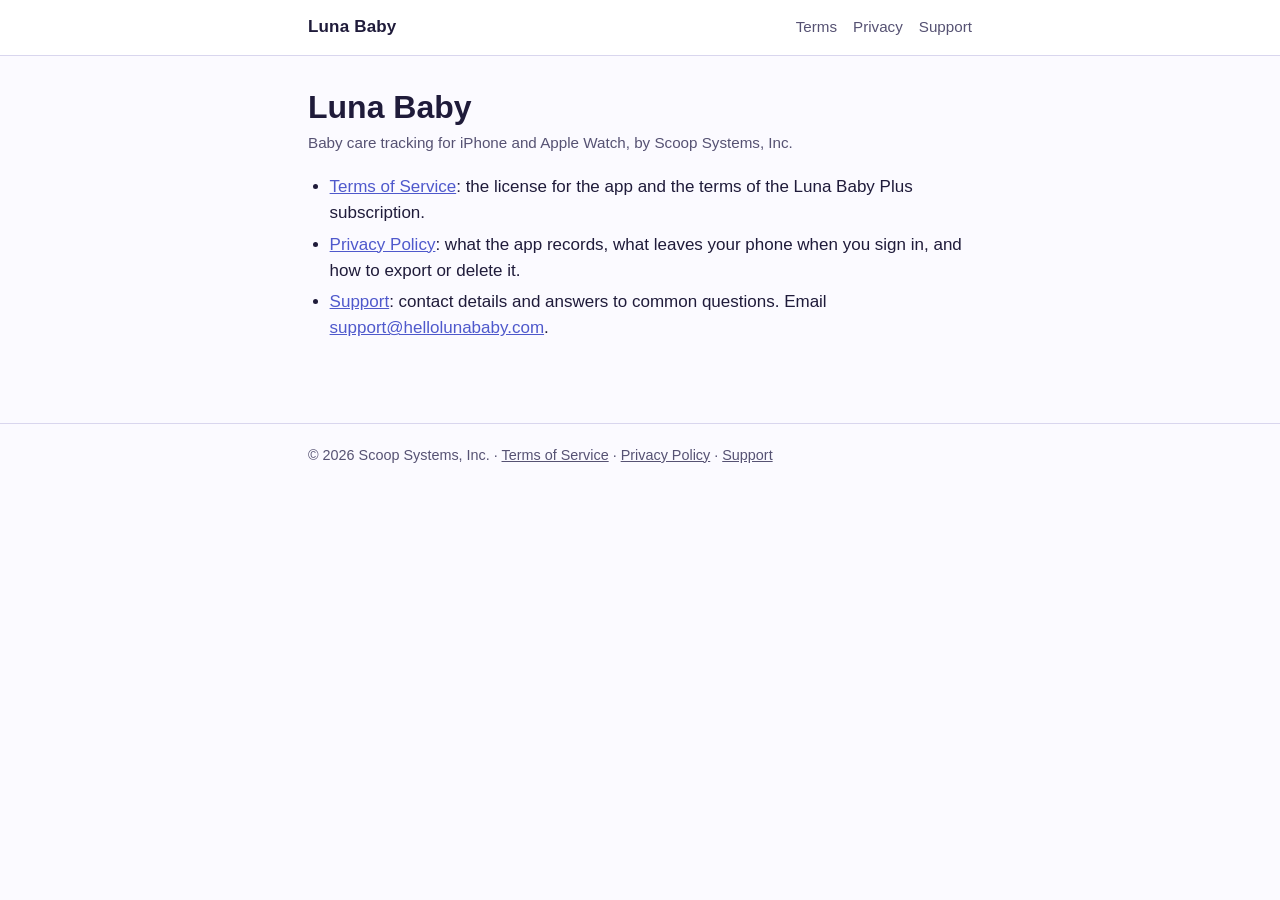
<file: index.html>
<!DOCTYPE html>
<html lang="en">
<head>
<meta charset="utf-8">
<meta name="viewport" content="width=device-width, initial-scale=1">
<title>Luna Baby · Legal and Support</title>
<meta name="description" content="Terms of Service, Privacy Policy and Support for the Luna Baby app.">
<link rel="canonical" href="https://hellolunababy.com/">
<link rel="stylesheet" href="styles.css">
<meta name="robots" content="index,follow">
</head>
<body>
<header class="site"><div class="inner">
<a class="brand" href="./" aria-current="page">Luna Baby</a>
<nav><a href="terms">Terms</a><a href="privacy">Privacy</a><a href="support">Support</a></nav>
</div></header>
<main>
<h1>Luna Baby</h1>
<p class="meta">Baby care tracking for iPhone and Apple Watch, by Scoop Systems, Inc.</p>
<ul>
<li><a href="terms">Terms of Service</a>: the license for the app and the terms of the Luna Baby Plus subscription.</li>
<li><a href="privacy">Privacy Policy</a>: what the app records, what leaves your phone when you sign in, and how to export or delete it.</li>
<li><a href="support">Support</a>: contact details and answers to common questions. Email <a href="mailto:support@hellolunababy.com">support@hellolunababy.com</a>.</li>
</ul>
</main>
<footer class="site"><div class="inner">© 2026 Scoop Systems, Inc. · <a href="terms">Terms of Service</a> · <a href="privacy">Privacy Policy</a> · <a href="support">Support</a></div></footer>
</body>
</html>
</file>
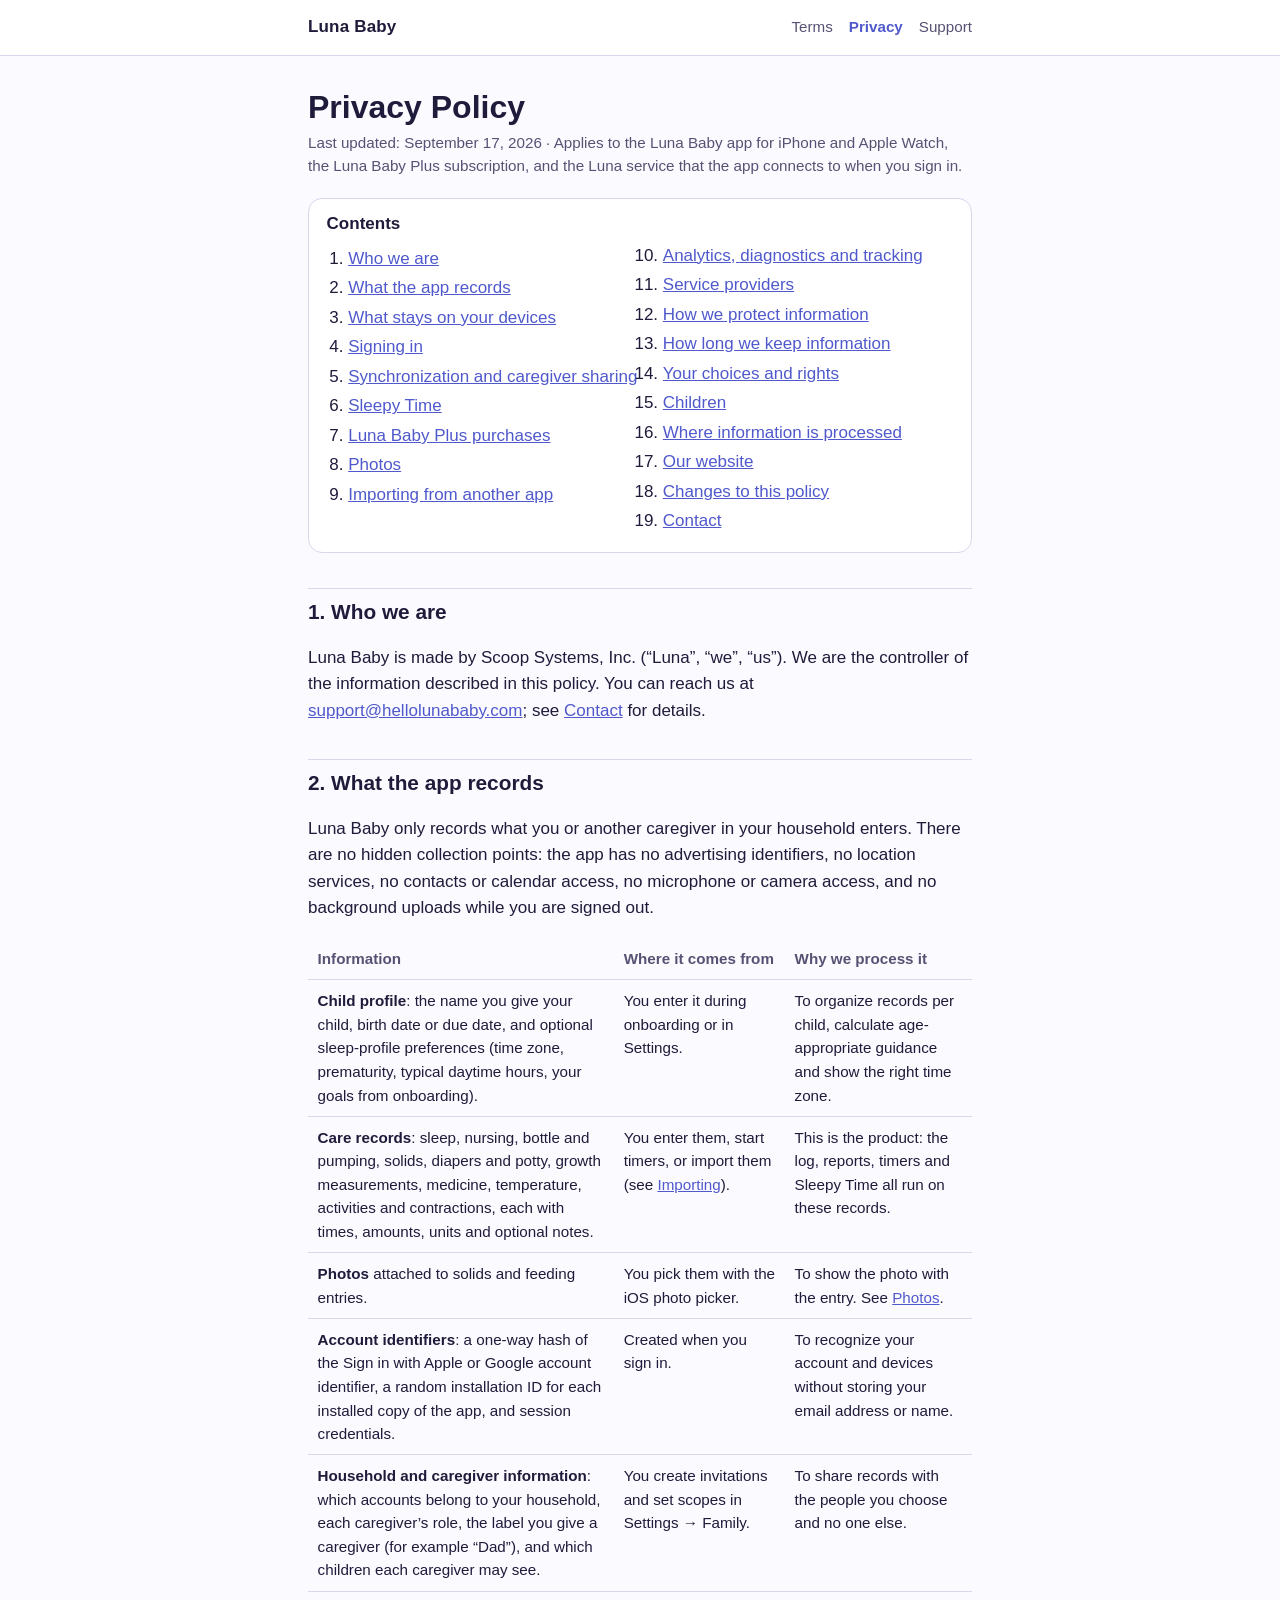
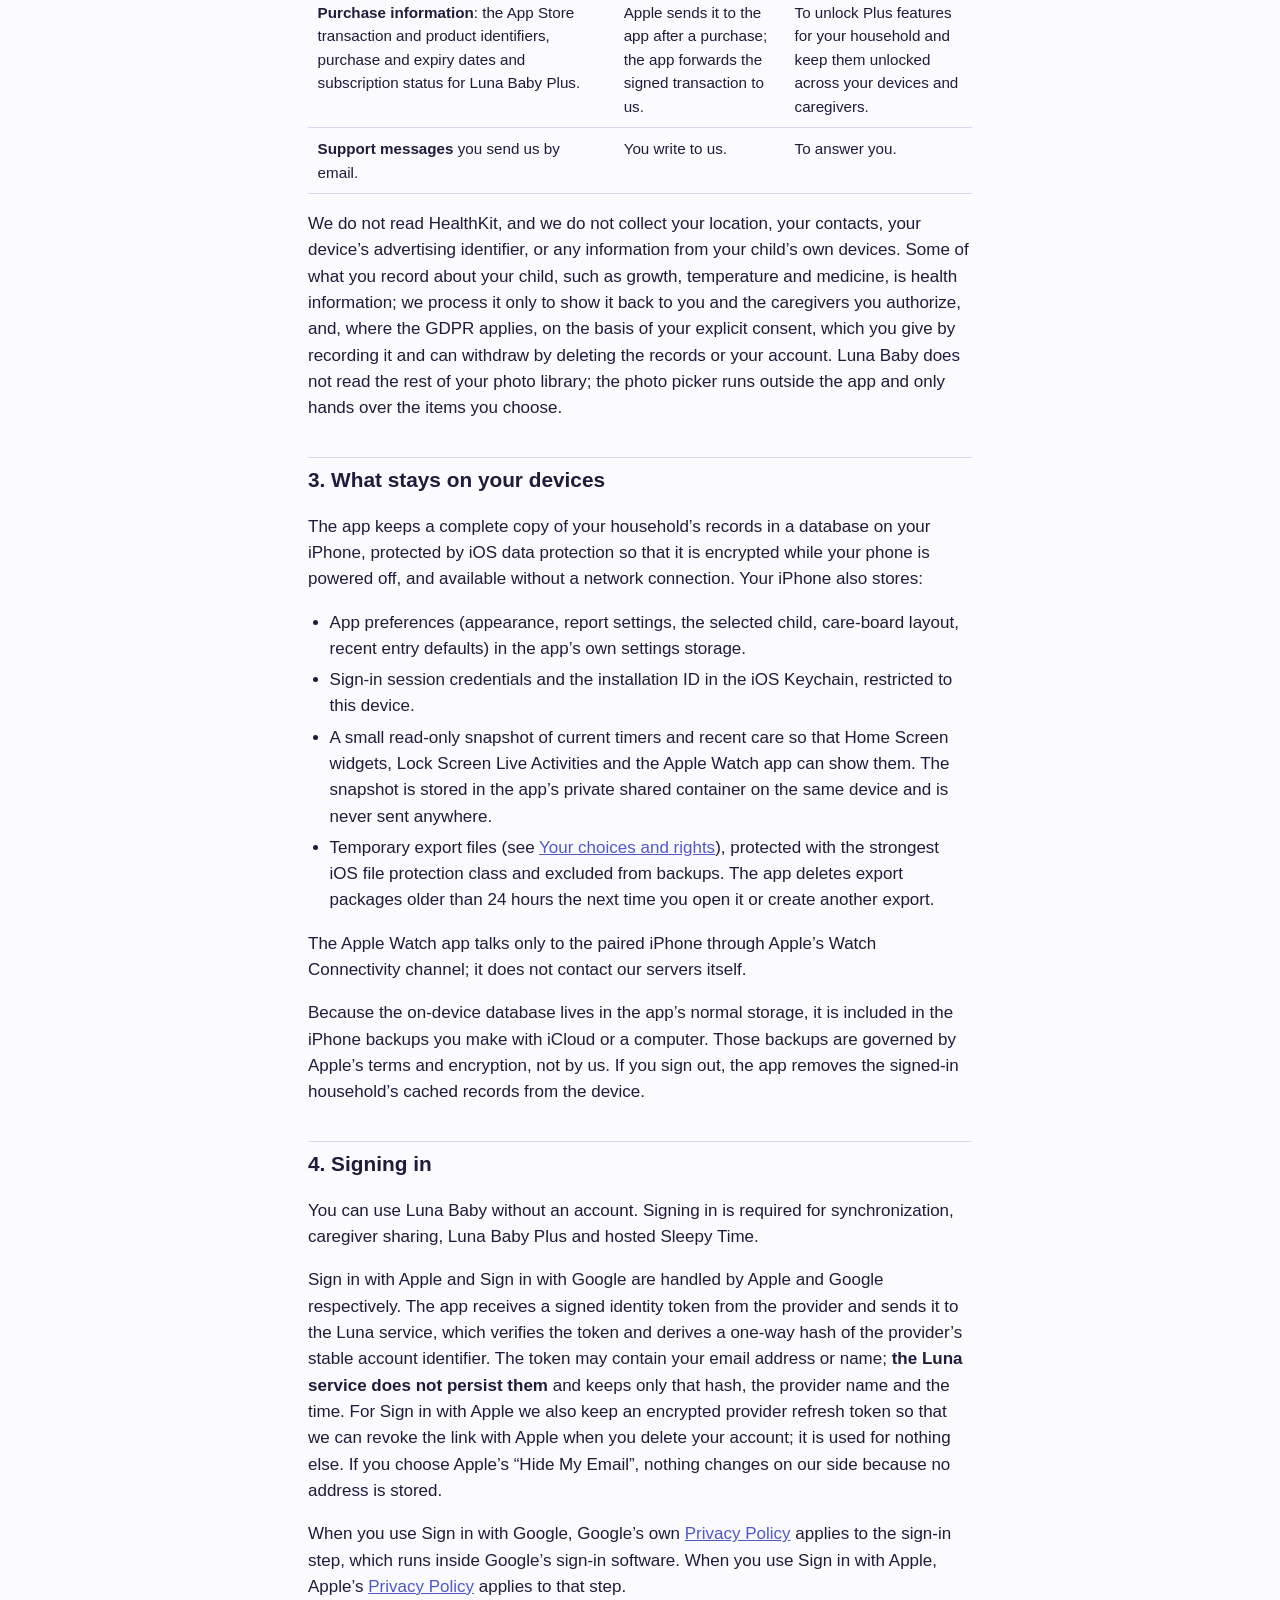
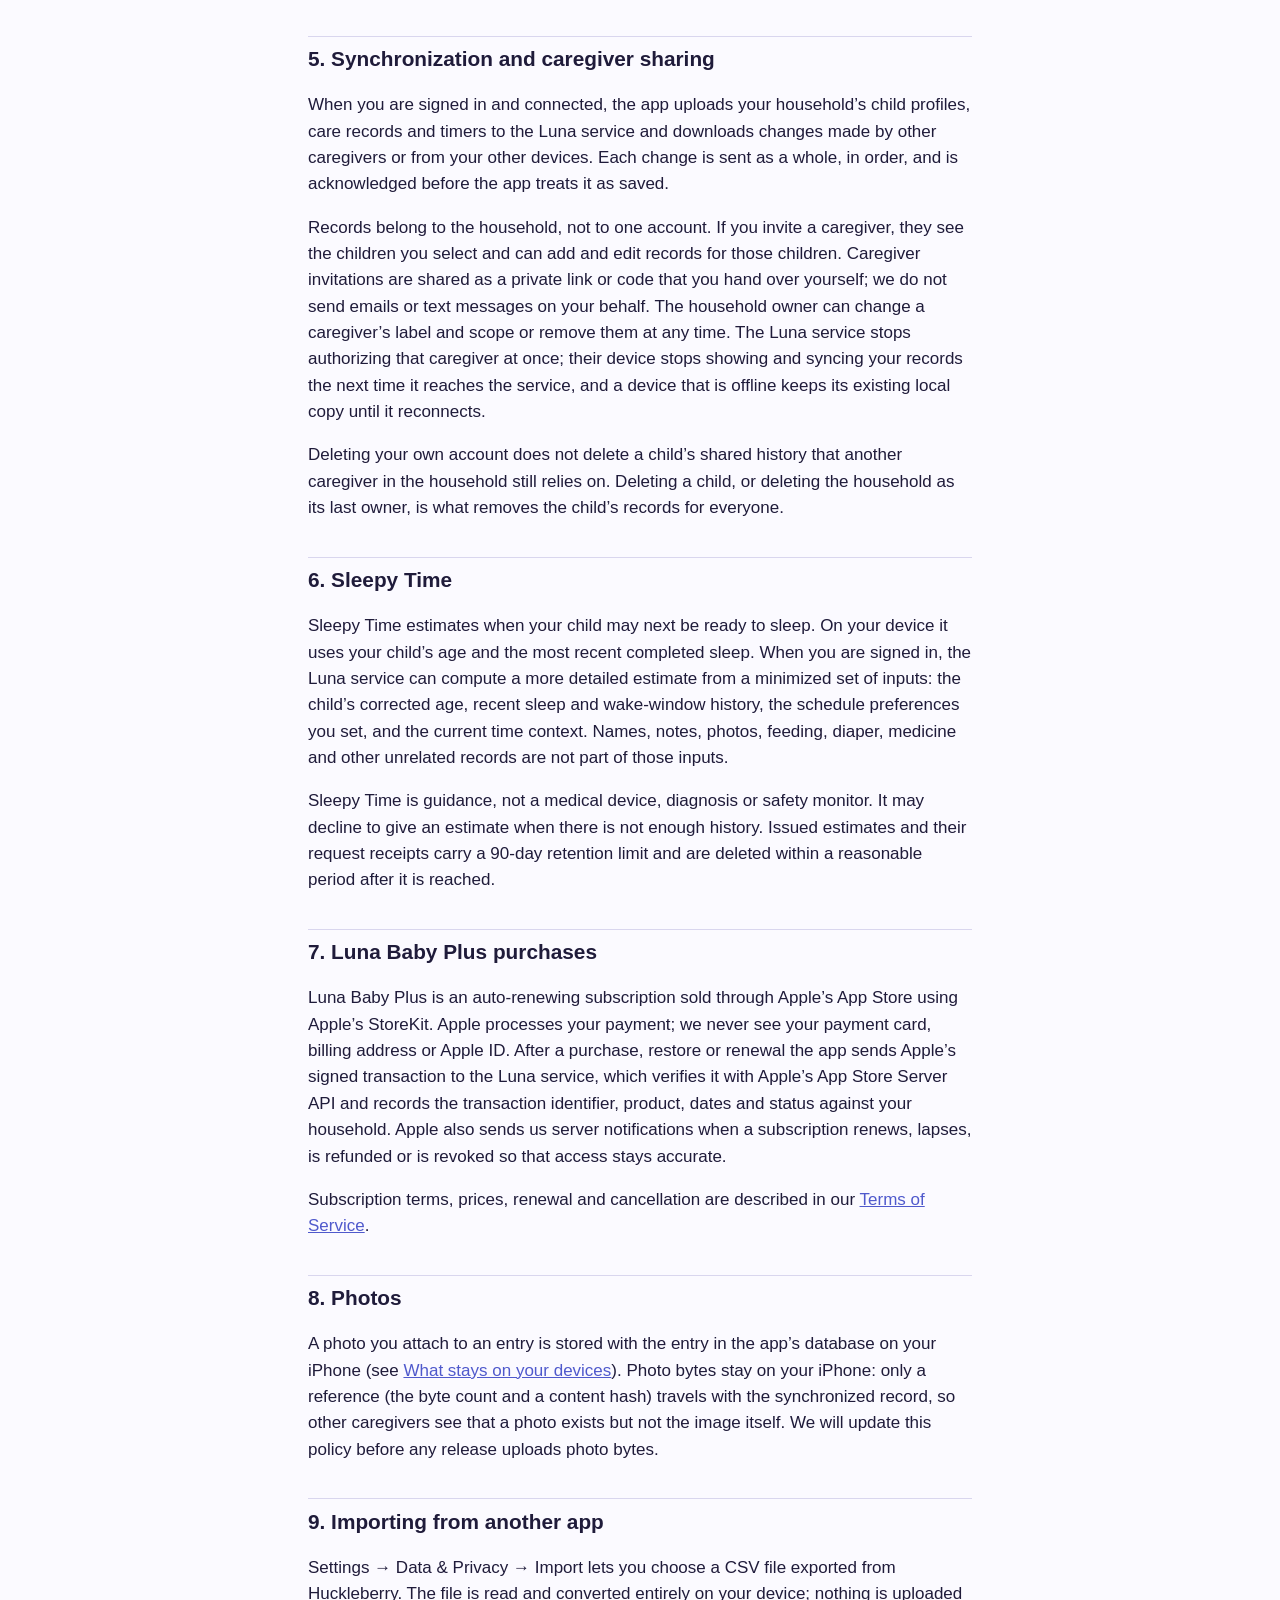
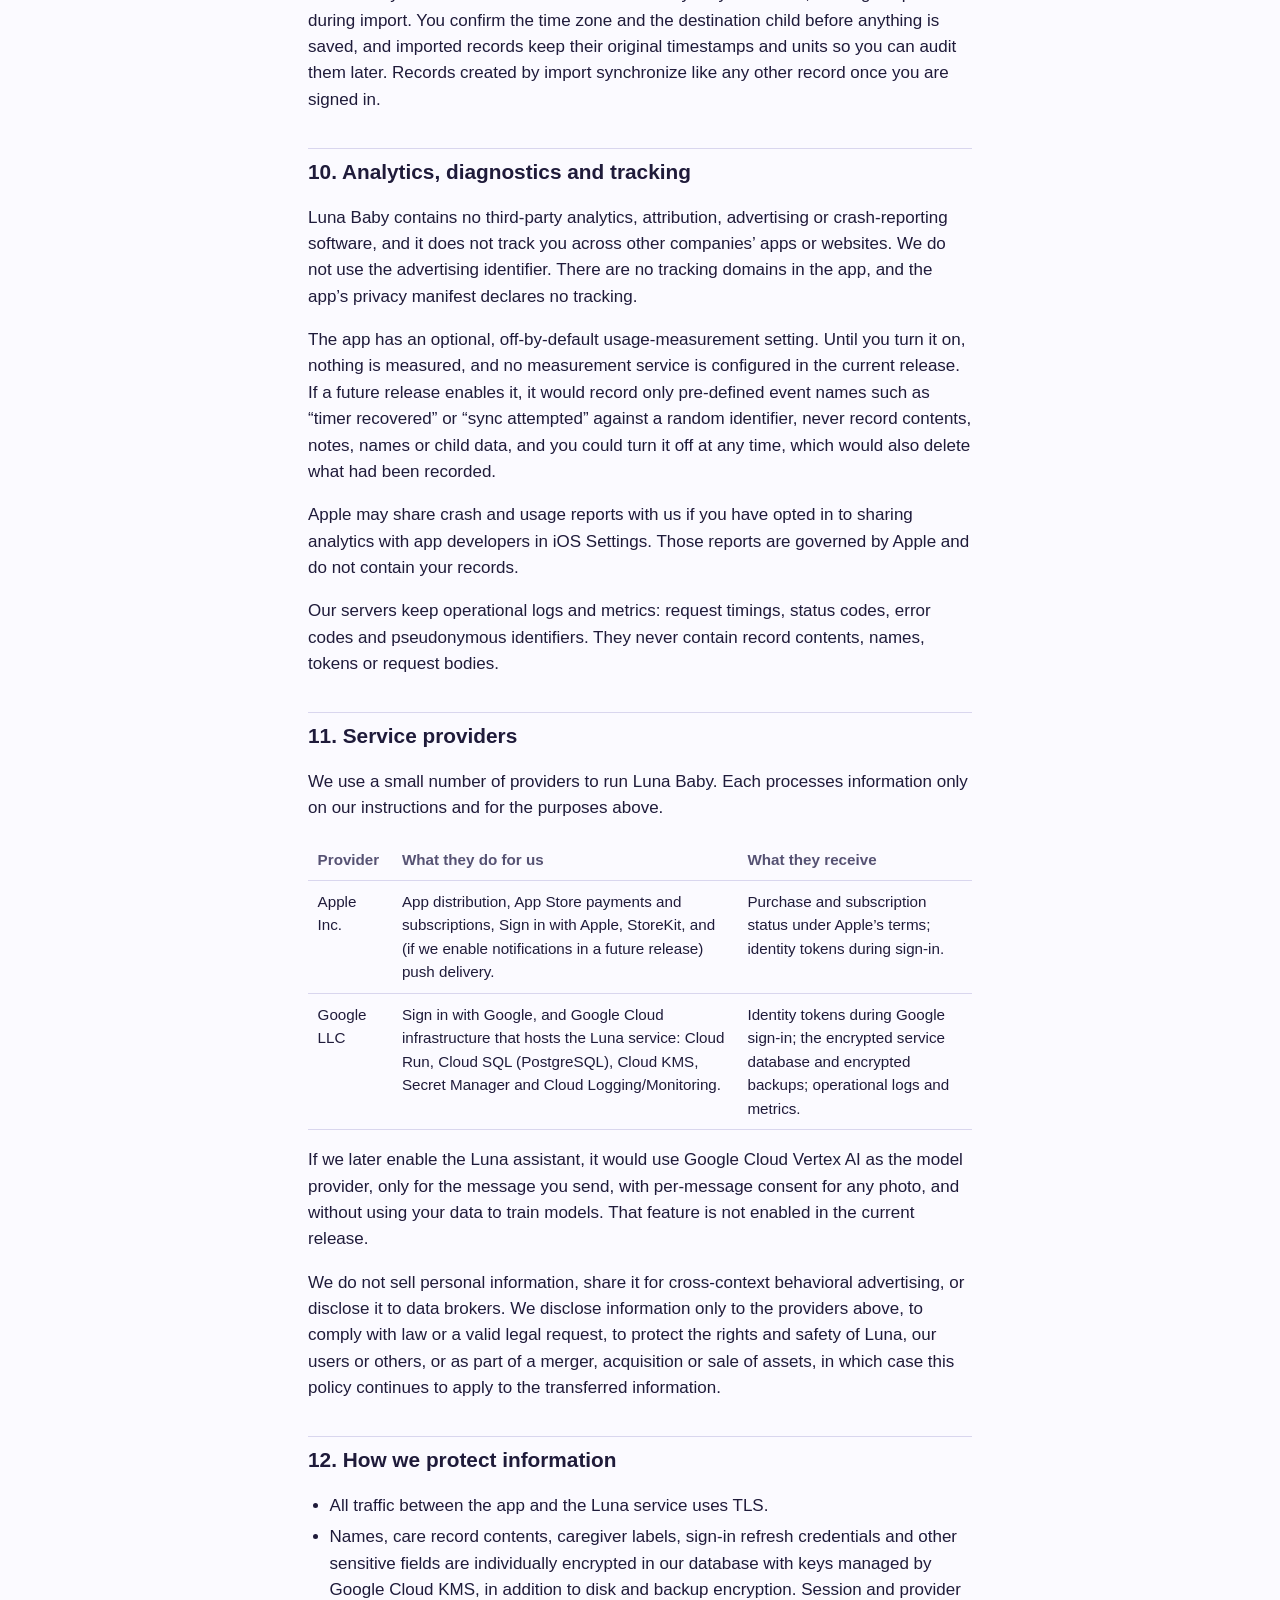
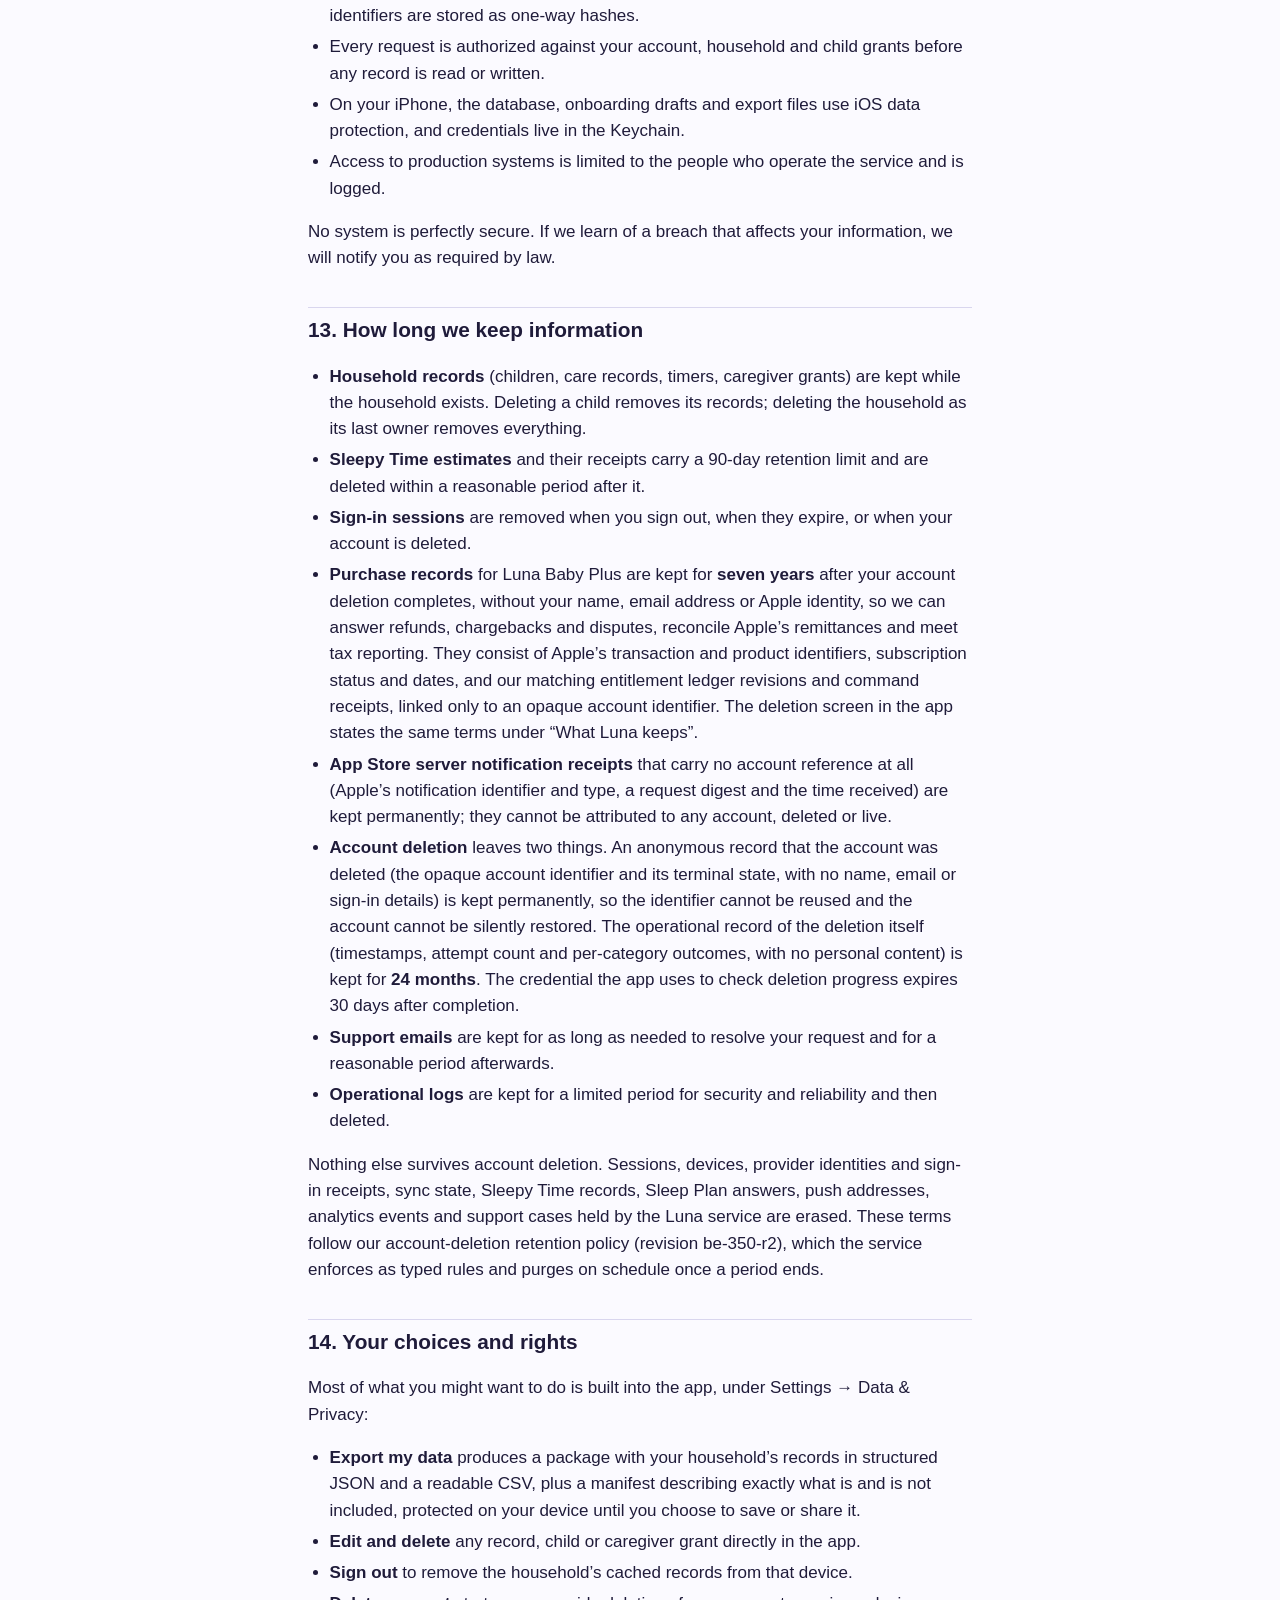
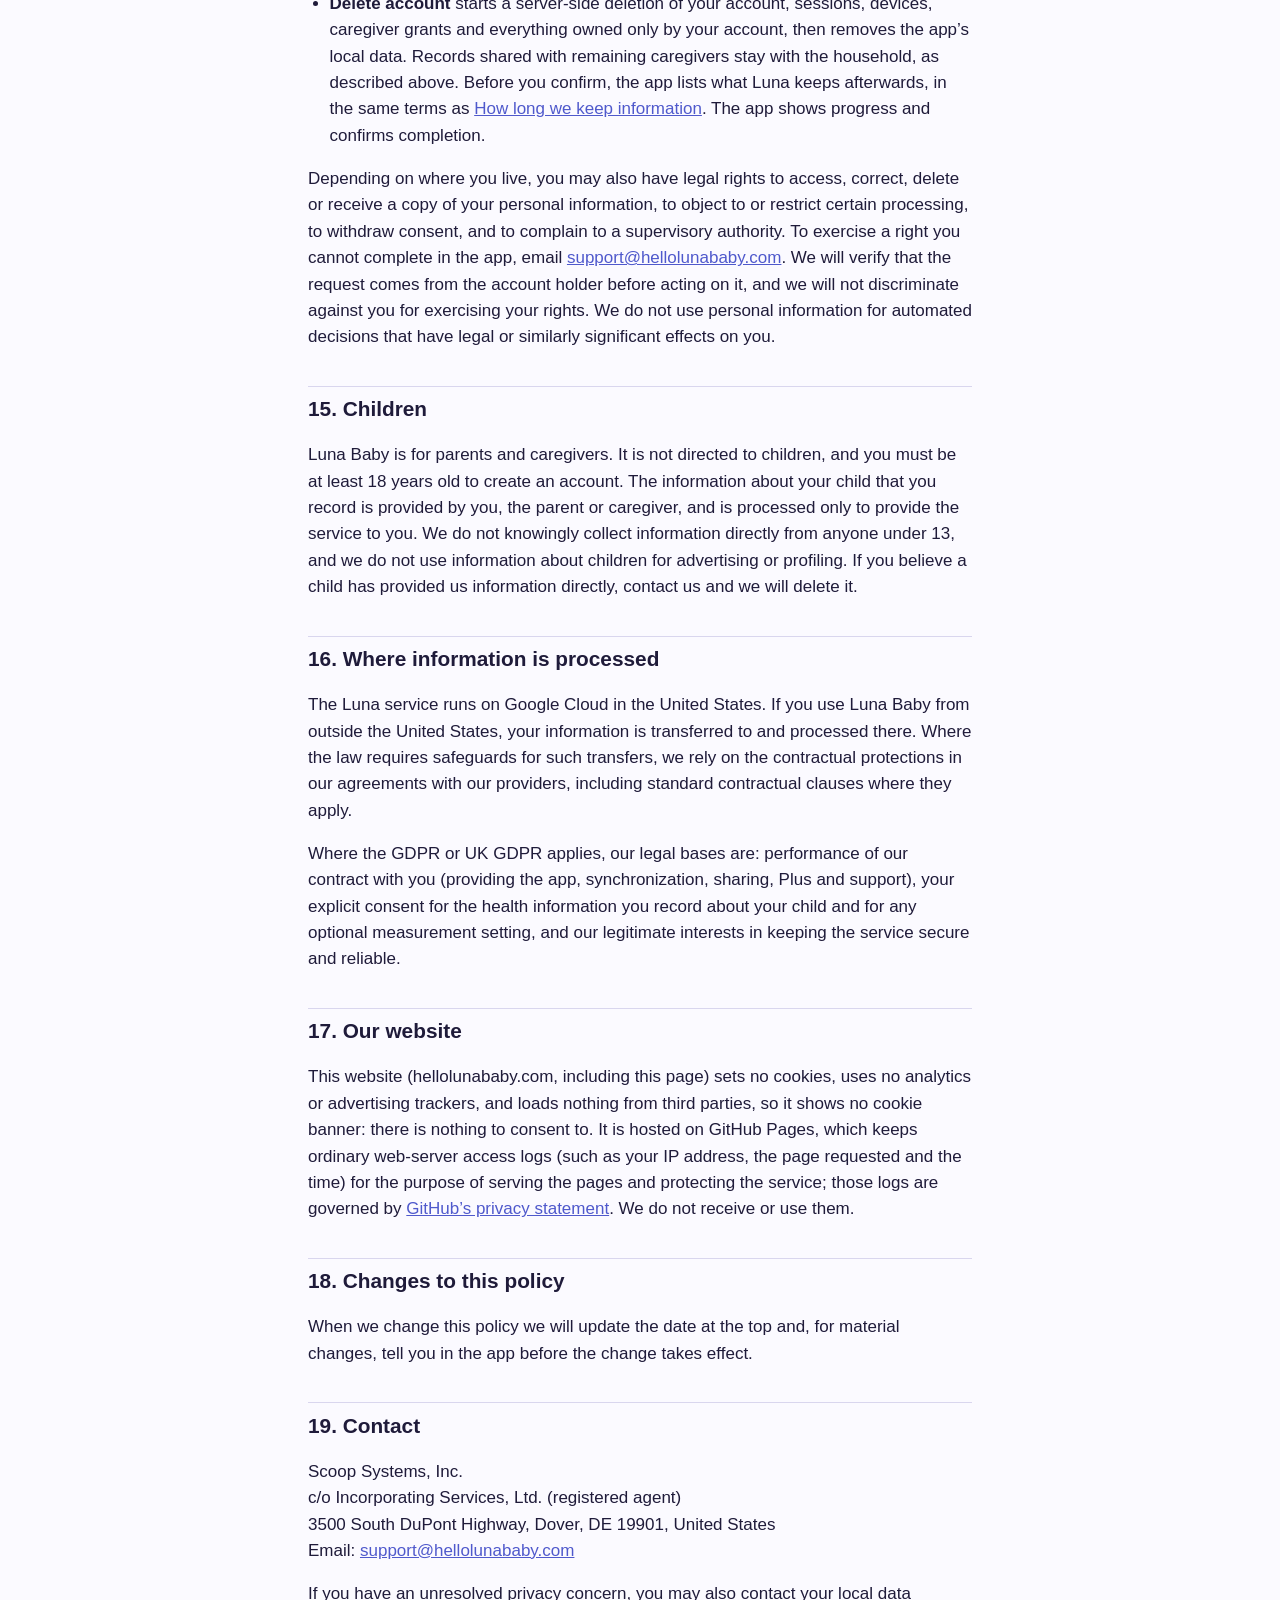
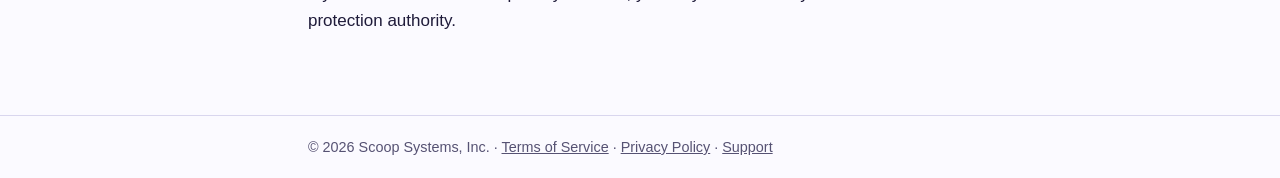
<file: privacy.html>
<!DOCTYPE html>
<html lang="en">
<head>
<meta charset="utf-8">
<meta name="viewport" content="width=device-width, initial-scale=1">
<title>Privacy Policy · Luna Baby</title>
<meta name="description" content="How the Luna Baby iPhone app collects, uses, stores and deletes information, and the choices you have.">
<link rel="canonical" href="https://hellolunababy.com/privacy">
<link rel="stylesheet" href="styles.css">
<meta name="robots" content="index,follow">
</head>
<body>
<header class="site"><div class="inner">
<a class="brand" href="./">Luna Baby</a>
<nav><a href="terms">Terms</a><a href="privacy" aria-current="page">Privacy</a><a href="support">Support</a></nav>
</div></header>
<main>
<h1>Privacy Policy</h1>
<p class="meta">Last updated: September 17, 2026 · Applies to the Luna Baby app for iPhone and Apple Watch, the Luna Baby Plus subscription, and the Luna service that the app connects to when you sign in.</p>


<div class="toc"><strong>Contents</strong><ol>
<li><a href="#who">Who we are</a></li>
<li><a href="#collect">What the app records</a></li>
<li><a href="#device">What stays on your devices</a></li>
<li><a href="#signin">Signing in</a></li>
<li><a href="#sync">Synchronization and caregiver sharing</a></li>
<li><a href="#sleepytime">Sleepy Time</a></li>
<li><a href="#plus">Luna Baby Plus purchases</a></li>
<li><a href="#photos">Photos</a></li>
<li><a href="#import">Importing from another app</a></li>
<li><a href="#analytics">Analytics, diagnostics and tracking</a></li>
<li><a href="#providers">Service providers</a></li>
<li><a href="#security">How we protect information</a></li>
<li><a href="#retention">How long we keep information</a></li>
<li><a href="#rights">Your choices and rights</a></li>
<li><a href="#children">Children</a></li>
<li><a href="#location">Where information is processed</a></li>
<li><a href="#website">Our website</a></li>
<li><a href="#changes">Changes to this policy</a></li>
<li><a href="#contact">Contact</a></li>
</ol></div>

<h2 id="who">1. Who we are</h2>
<p>Luna Baby is made by Scoop Systems, Inc. (“Luna”, “we”, “us”). We are the controller of the information described in this policy. You can reach us at <a href="mailto:support@hellolunababy.com">support@hellolunababy.com</a>; see <a href="#contact">Contact</a> for details.</p>

<h2 id="collect">2. What the app records</h2>
<p>Luna Baby only records what you or another caregiver in your household enters. There are no hidden collection points: the app has no advertising identifiers, no location services, no contacts or calendar access, no microphone or camera access, and no background uploads while you are signed out.</p>
<table>
<thead><tr><th>Information</th><th>Where it comes from</th><th>Why we process it</th></tr></thead>
<tbody>
<tr><td><strong>Child profile</strong>: the name you give your child, birth date or due date, and optional sleep-profile preferences (time zone, prematurity, typical daytime hours, your goals from onboarding).</td><td>You enter it during onboarding or in Settings.</td><td>To organize records per child, calculate age-appropriate guidance and show the right time zone.</td></tr>
<tr><td><strong>Care records</strong>: sleep, nursing, bottle and pumping, solids, diapers and potty, growth measurements, medicine, temperature, activities and contractions, each with times, amounts, units and optional notes.</td><td>You enter them, start timers, or import them (see <a href="#import">Importing</a>).</td><td>This is the product: the log, reports, timers and Sleepy Time all run on these records.</td></tr>
<tr><td><strong>Photos</strong> attached to solids and feeding entries.</td><td>You pick them with the iOS photo picker.</td><td>To show the photo with the entry. See <a href="#photos">Photos</a>.</td></tr>
<tr><td><strong>Account identifiers</strong>: a one-way hash of the Sign in with Apple or Google account identifier, a random installation ID for each installed copy of the app, and session credentials.</td><td>Created when you sign in.</td><td>To recognize your account and devices without storing your email address or name.</td></tr>
<tr><td><strong>Household and caregiver information</strong>: which accounts belong to your household, each caregiver’s role, the label you give a caregiver (for example “Dad”), and which children each caregiver may see.</td><td>You create invitations and set scopes in Settings → Family.</td><td>To share records with the people you choose and no one else.</td></tr>
<tr><td><strong>Purchase information</strong>: the App Store transaction and product identifiers, purchase and expiry dates and subscription status for Luna Baby Plus.</td><td>Apple sends it to the app after a purchase; the app forwards the signed transaction to us.</td><td>To unlock Plus features for your household and keep them unlocked across your devices and caregivers.</td></tr>
<tr><td><strong>Support messages</strong> you send us by email.</td><td>You write to us.</td><td>To answer you.</td></tr>
</tbody>
</table>
<p>We do not read HealthKit, and we do not collect your location, your contacts, your device’s advertising identifier, or any information from your child’s own devices. Some of what you record about your child, such as growth, temperature and medicine, is health information; we process it only to show it back to you and the caregivers you authorize, and, where the GDPR applies, on the basis of your explicit consent, which you give by recording it and can withdraw by deleting the records or your account. Luna Baby does not read the rest of your photo library; the photo picker runs outside the app and only hands over the items you choose.</p>

<h2 id="device">3. What stays on your devices</h2>
<p>The app keeps a complete copy of your household’s records in a database on your iPhone, protected by iOS data protection so that it is encrypted while your phone is powered off, and available without a network connection. Your iPhone also stores:</p>
<ul>
<li>App preferences (appearance, report settings, the selected child, care-board layout, recent entry defaults) in the app’s own settings storage.</li>
<li>Sign-in session credentials and the installation ID in the iOS Keychain, restricted to this device.</li>
<li>A small read-only snapshot of current timers and recent care so that Home Screen widgets, Lock Screen Live Activities and the Apple Watch app can show them. The snapshot is stored in the app’s private shared container on the same device and is never sent anywhere.</li>
<li>Temporary export files (see <a href="#rights">Your choices and rights</a>), protected with the strongest iOS file protection class and excluded from backups. The app deletes export packages older than 24 hours the next time you open it or create another export.</li>
</ul>
<p>The Apple Watch app talks only to the paired iPhone through Apple’s Watch Connectivity channel; it does not contact our servers itself.</p>
<p>Because the on-device database lives in the app’s normal storage, it is included in the iPhone backups you make with iCloud or a computer. Those backups are governed by Apple’s terms and encryption, not by us. If you sign out, the app removes the signed-in household’s cached records from the device.</p>

<h2 id="signin">4. Signing in</h2>
<p>You can use Luna Baby without an account. Signing in is required for synchronization, caregiver sharing, Luna Baby Plus and hosted Sleepy Time.</p>
<p>Sign in with Apple and Sign in with Google are handled by Apple and Google respectively. The app receives a signed identity token from the provider and sends it to the Luna service, which verifies the token and derives a one-way hash of the provider’s stable account identifier. The token may contain your email address or name; <strong>the Luna service does not persist them</strong> and keeps only that hash, the provider name and the time. For Sign in with Apple we also keep an encrypted provider refresh token so that we can revoke the link with Apple when you delete your account; it is used for nothing else. If you choose Apple’s “Hide My Email”, nothing changes on our side because no address is stored.</p>
<p>When you use Sign in with Google, Google’s own <a href="https://policies.google.com/privacy" rel="noopener">Privacy Policy</a> applies to the sign-in step, which runs inside Google’s sign-in software. When you use Sign in with Apple, Apple’s <a href="https://www.apple.com/legal/privacy/" rel="noopener">Privacy Policy</a> applies to that step.</p>

<h2 id="sync">5. Synchronization and caregiver sharing</h2>
<p>When you are signed in and connected, the app uploads your household’s child profiles, care records and timers to the Luna service and downloads changes made by other caregivers or from your other devices. Each change is sent as a whole, in order, and is acknowledged before the app treats it as saved.</p>
<p>Records belong to the household, not to one account. If you invite a caregiver, they see the children you select and can add and edit records for those children. Caregiver invitations are shared as a private link or code that you hand over yourself; we do not send emails or text messages on your behalf. The household owner can change a caregiver’s label and scope or remove them at any time. The Luna service stops authorizing that caregiver at once; their device stops showing and syncing your records the next time it reaches the service, and a device that is offline keeps its existing local copy until it reconnects.</p>
<p>Deleting your own account does not delete a child’s shared history that another caregiver in the household still relies on. Deleting a child, or deleting the household as its last owner, is what removes the child’s records for everyone.</p>

<h2 id="sleepytime">6. Sleepy Time</h2>
<p>Sleepy Time estimates when your child may next be ready to sleep. On your device it uses your child’s age and the most recent completed sleep. When you are signed in, the Luna service can compute a more detailed estimate from a minimized set of inputs: the child’s corrected age, recent sleep and wake-window history, the schedule preferences you set, and the current time context. Names, notes, photos, feeding, diaper, medicine and other unrelated records are not part of those inputs.</p>
<p>Sleepy Time is guidance, not a medical device, diagnosis or safety monitor. It may decline to give an estimate when there is not enough history. Issued estimates and their request receipts carry a 90-day retention limit and are deleted within a reasonable period after it is reached.</p>

<h2 id="plus">7. Luna Baby Plus purchases</h2>
<p>Luna Baby Plus is an auto-renewing subscription sold through Apple’s App Store using Apple’s StoreKit. Apple processes your payment; we never see your payment card, billing address or Apple ID. After a purchase, restore or renewal the app sends Apple’s signed transaction to the Luna service, which verifies it with Apple’s App Store Server API and records the transaction identifier, product, dates and status against your household. Apple also sends us server notifications when a subscription renews, lapses, is refunded or is revoked so that access stays accurate.</p>
<p>Subscription terms, prices, renewal and cancellation are described in our <a href="terms">Terms of Service</a>.</p>

<h2 id="photos">8. Photos</h2>
<p>A photo you attach to an entry is stored with the entry in the app’s database on your iPhone (see <a href="#device">What stays on your devices</a>). Photo bytes stay on your iPhone: only a reference (the byte count and a content hash) travels with the synchronized record, so other caregivers see that a photo exists but not the image itself. We will update this policy before any release uploads photo bytes.</p>

<h2 id="import">9. Importing from another app</h2>
<p>Settings → Data &amp; Privacy → Import lets you choose a CSV file exported from Huckleberry. The file is read and converted entirely on your device; nothing is uploaded during import. You confirm the time zone and the destination child before anything is saved, and imported records keep their original timestamps and units so you can audit them later. Records created by import synchronize like any other record once you are signed in.</p>

<h2 id="analytics">10. Analytics, diagnostics and tracking</h2>
<p>Luna Baby contains no third-party analytics, attribution, advertising or crash-reporting software, and it does not track you across other companies’ apps or websites. We do not use the advertising identifier. There are no tracking domains in the app, and the app’s privacy manifest declares no tracking.</p>
<p>The app has an optional, off-by-default usage-measurement setting. Until you turn it on, nothing is measured, and no measurement service is configured in the current release. If a future release enables it, it would record only pre-defined event names such as “timer recovered” or “sync attempted” against a random identifier, never record contents, notes, names or child data, and you could turn it off at any time, which would also delete what had been recorded.</p>
<p>Apple may share crash and usage reports with us if you have opted in to sharing analytics with app developers in iOS Settings. Those reports are governed by Apple and do not contain your records.</p>
<p>Our servers keep operational logs and metrics: request timings, status codes, error codes and pseudonymous identifiers. They never contain record contents, names, tokens or request bodies.</p>

<h2 id="providers">11. Service providers</h2>
<p>We use a small number of providers to run Luna Baby. Each processes information only on our instructions and for the purposes above.</p>
<table>
<thead><tr><th>Provider</th><th>What they do for us</th><th>What they receive</th></tr></thead>
<tbody>
<tr><td>Apple Inc.</td><td>App distribution, App Store payments and subscriptions, Sign in with Apple, StoreKit, and (if we enable notifications in a future release) push delivery.</td><td>Purchase and subscription status under Apple’s terms; identity tokens during sign-in.</td></tr>
<tr><td>Google LLC</td><td>Sign in with Google, and Google Cloud infrastructure that hosts the Luna service: Cloud Run, Cloud SQL (PostgreSQL), Cloud KMS, Secret Manager and Cloud Logging/Monitoring.</td><td>Identity tokens during Google sign-in; the encrypted service database and encrypted backups; operational logs and metrics.</td></tr>
</tbody>
</table>
<p>If we later enable the Luna assistant, it would use Google Cloud Vertex AI as the model provider, only for the message you send, with per-message consent for any photo, and without using your data to train models. That feature is not enabled in the current release.</p>
<p>We do not sell personal information, share it for cross-context behavioral advertising, or disclose it to data brokers. We disclose information only to the providers above, to comply with law or a valid legal request, to protect the rights and safety of Luna, our users or others, or as part of a merger, acquisition or sale of assets, in which case this policy continues to apply to the transferred information.</p>

<h2 id="security">12. How we protect information</h2>
<ul>
<li>All traffic between the app and the Luna service uses TLS.</li>
<li>Names, care record contents, caregiver labels, sign-in refresh credentials and other sensitive fields are individually encrypted in our database with keys managed by Google Cloud KMS, in addition to disk and backup encryption. Session and provider identifiers are stored as one-way hashes.</li>
<li>Every request is authorized against your account, household and child grants before any record is read or written.</li>
<li>On your iPhone, the database, onboarding drafts and export files use iOS data protection, and credentials live in the Keychain.</li>
<li>Access to production systems is limited to the people who operate the service and is logged.</li>
</ul>
<p>No system is perfectly secure. If we learn of a breach that affects your information, we will notify you as required by law.</p>

<h2 id="retention">13. How long we keep information</h2>
<ul>
<li><strong>Household records</strong> (children, care records, timers, caregiver grants) are kept while the household exists. Deleting a child removes its records; deleting the household as its last owner removes everything.</li>
<li><strong>Sleepy Time estimates</strong> and their receipts carry a 90-day retention limit and are deleted within a reasonable period after it.</li>
<li><strong>Sign-in sessions</strong> are removed when you sign out, when they expire, or when your account is deleted.</li>
<li><strong>Purchase records</strong> for Luna Baby Plus are kept for <strong>seven years</strong> after your account deletion completes, without your name, email address or Apple identity, so we can answer refunds, chargebacks and disputes, reconcile Apple’s remittances and meet tax reporting. They consist of Apple’s transaction and product identifiers, subscription status and dates, and our matching entitlement ledger revisions and command receipts, linked only to an opaque account identifier. The deletion screen in the app states the same terms under “What Luna keeps”.</li>
<li><strong>App Store server notification receipts</strong> that carry no account reference at all (Apple’s notification identifier and type, a request digest and the time received) are kept permanently; they cannot be attributed to any account, deleted or live.</li>
<li><strong>Account deletion</strong> leaves two things. An anonymous record that the account was deleted (the opaque account identifier and its terminal state, with no name, email or sign-in details) is kept permanently, so the identifier cannot be reused and the account cannot be silently restored. The operational record of the deletion itself (timestamps, attempt count and per-category outcomes, with no personal content) is kept for <strong>24 months</strong>. The credential the app uses to check deletion progress expires 30 days after completion.</li>
<li><strong>Support emails</strong> are kept for as long as needed to resolve your request and for a reasonable period afterwards.</li>
<li><strong>Operational logs</strong> are kept for a limited period for security and reliability and then deleted.</li>
</ul>
<p>Nothing else survives account deletion. Sessions, devices, provider identities and sign-in receipts, sync state, Sleepy Time records, Sleep Plan answers, push addresses, analytics events and support cases held by the Luna service are erased. These terms follow our account-deletion retention policy (revision be-350-r2), which the service enforces as typed rules and purges on schedule once a period ends.</p>

<h2 id="rights">14. Your choices and rights</h2>
<p>Most of what you might want to do is built into the app, under Settings → Data &amp; Privacy:</p>
<ul>
<li><strong>Export my data</strong> produces a package with your household’s records in structured JSON and a readable CSV, plus a manifest describing exactly what is and is not included, protected on your device until you choose to save or share it.</li>
<li><strong>Edit and delete</strong> any record, child or caregiver grant directly in the app.</li>
<li><strong>Sign out</strong> to remove the household’s cached records from that device.</li>
<li><strong>Delete account</strong> starts a server-side deletion of your account, sessions, devices, caregiver grants and everything owned only by your account, then removes the app’s local data. Records shared with remaining caregivers stay with the household, as described above. Before you confirm, the app lists what Luna keeps afterwards, in the same terms as <a href="#retention">How long we keep information</a>. The app shows progress and confirms completion.</li>
</ul>
<p>Depending on where you live, you may also have legal rights to access, correct, delete or receive a copy of your personal information, to object to or restrict certain processing, to withdraw consent, and to complain to a supervisory authority. To exercise a right you cannot complete in the app, email <a href="mailto:support@hellolunababy.com">support@hellolunababy.com</a>. We will verify that the request comes from the account holder before acting on it, and we will not discriminate against you for exercising your rights. We do not use personal information for automated decisions that have legal or similarly significant effects on you.</p>

<h2 id="children">15. Children</h2>
<p>Luna Baby is for parents and caregivers. It is not directed to children, and you must be at least 18 years old to create an account. The information about your child that you record is provided by you, the parent or caregiver, and is processed only to provide the service to you. We do not knowingly collect information directly from anyone under 13, and we do not use information about children for advertising or profiling. If you believe a child has provided us information directly, contact us and we will delete it.</p>

<h2 id="location">16. Where information is processed</h2>
<p>The Luna service runs on Google Cloud in the United States. If you use Luna Baby from outside the United States, your information is transferred to and processed there. Where the law requires safeguards for such transfers, we rely on the contractual protections in our agreements with our providers, including standard contractual clauses where they apply.</p>
<p>Where the GDPR or UK GDPR applies, our legal bases are: performance of our contract with you (providing the app, synchronization, sharing, Plus and support), your explicit consent for the health information you record about your child and for any optional measurement setting, and our legitimate interests in keeping the service secure and reliable.</p>

<h2 id="website">17. Our website</h2>
<p>This website (hellolunababy.com, including this page) sets no cookies, uses no analytics or advertising trackers, and loads nothing from third parties, so it shows no cookie banner: there is nothing to consent to. It is hosted on GitHub Pages, which keeps ordinary web-server access logs (such as your IP address, the page requested and the time) for the purpose of serving the pages and protecting the service; those logs are governed by <a href="https://docs.github.com/en/site-policy/privacy-policies/github-general-privacy-statement" rel="noopener">GitHub’s privacy statement</a>. We do not receive or use them.</p>

<h2 id="changes">18. Changes to this policy</h2>
<p>When we change this policy we will update the date at the top and, for material changes, tell you in the app before the change takes effect.</p>

<h2 id="contact">19. Contact</h2>
<p>Scoop Systems, Inc.<br>c/o Incorporating Services, Ltd. (registered agent)<br>3500 South DuPont Highway, Dover, DE 19901, United States<br>Email: <a href="mailto:support@hellolunababy.com">support@hellolunababy.com</a></p>
<p>If you have an unresolved privacy concern, you may also contact your local data protection authority.</p>
</main>
<footer class="site"><div class="inner">© 2026 Scoop Systems, Inc. · <a href="terms">Terms of Service</a> · <a href="privacy">Privacy Policy</a> · <a href="support">Support</a></div></footer>
</body>
</html>
</file>
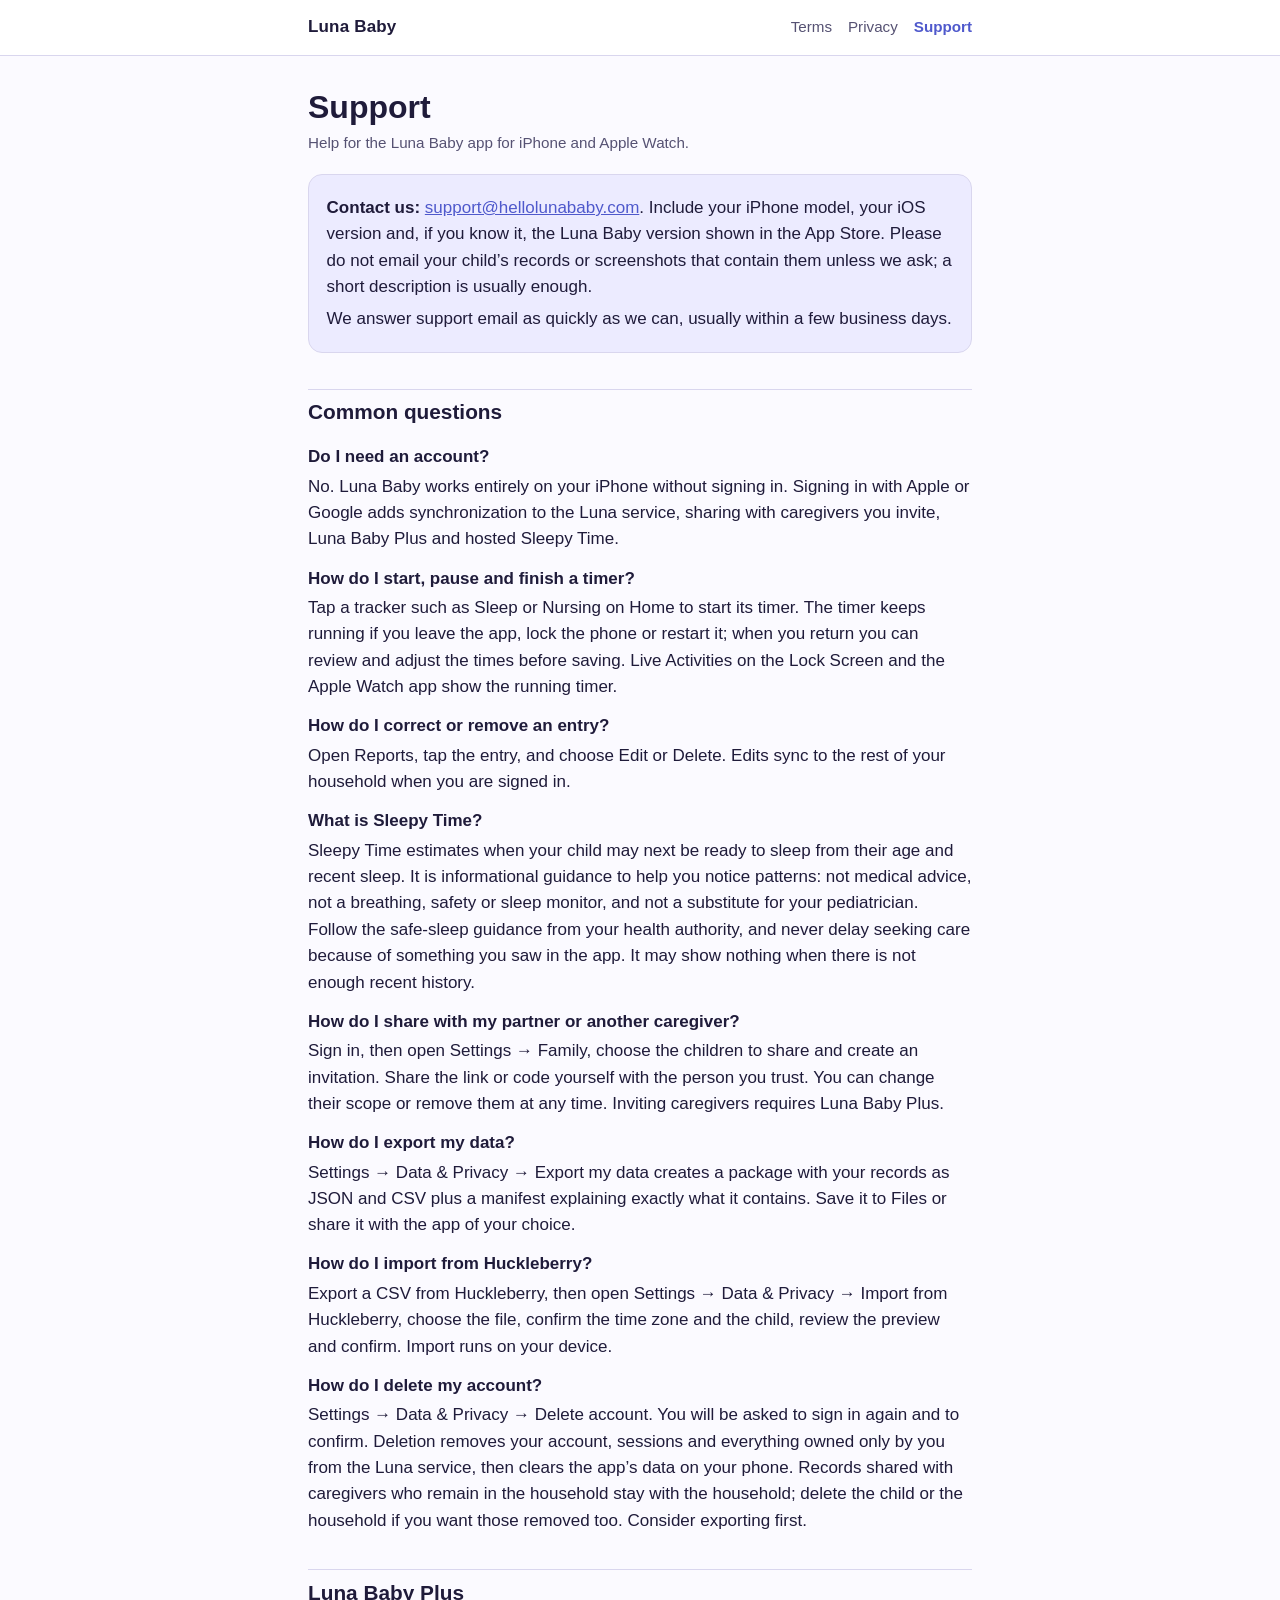
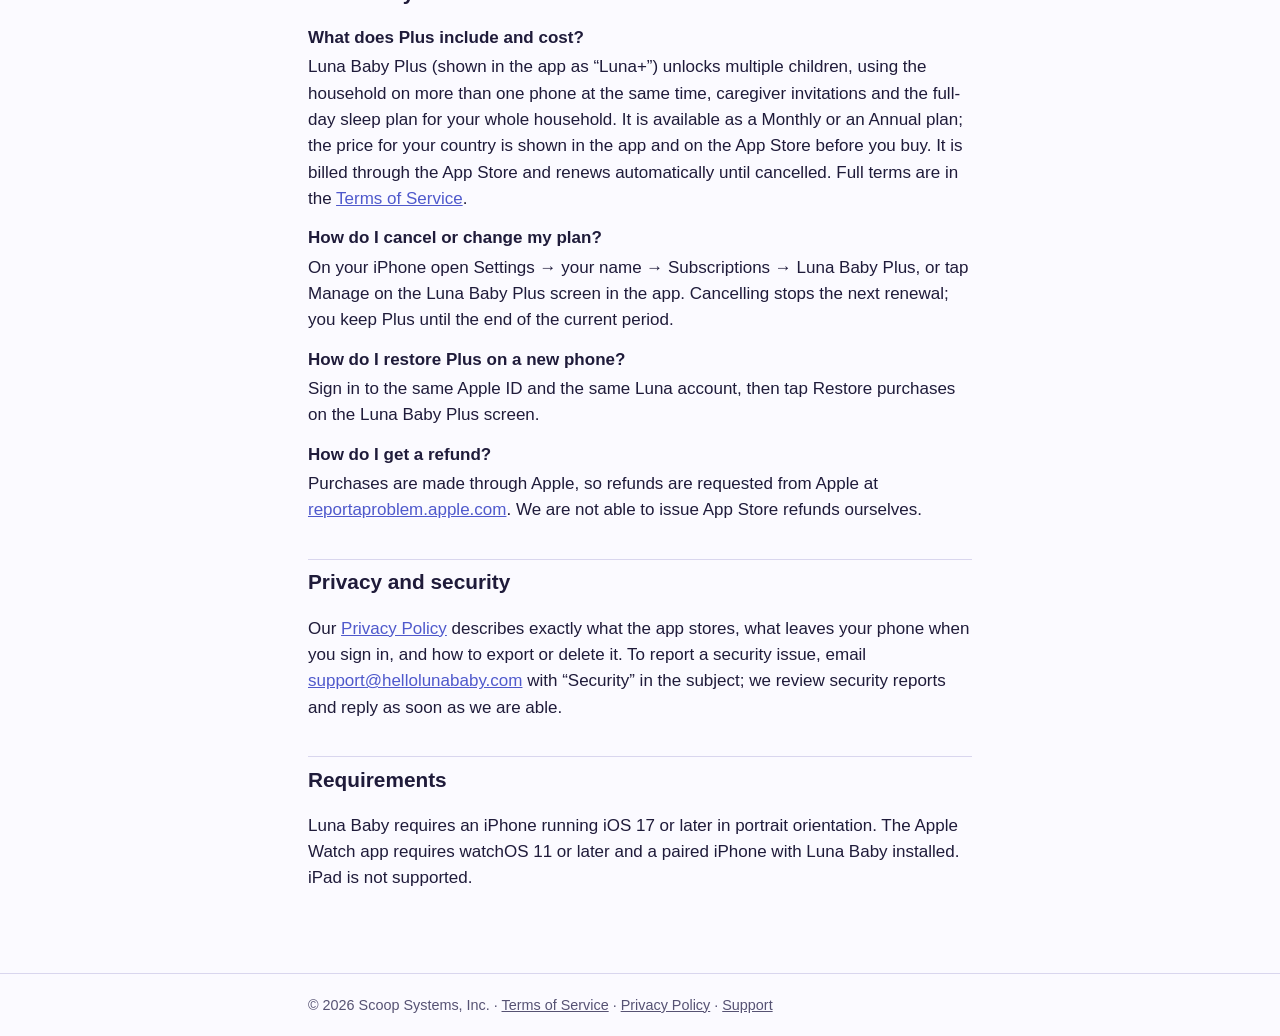
<file: support.html>
<!DOCTYPE html>
<html lang="en">
<head>
<meta charset="utf-8">
<meta name="viewport" content="width=device-width, initial-scale=1">
<title>Support · Luna Baby</title>
<meta name="description" content="Get help with the Luna Baby app: contact, common questions, subscriptions, data export and account deletion.">
<link rel="canonical" href="https://hellolunababy.com/support">
<link rel="stylesheet" href="styles.css">
<meta name="robots" content="index,follow">
</head>
<body>
<header class="site"><div class="inner">
<a class="brand" href="./">Luna Baby</a>
<nav><a href="terms">Terms</a><a href="privacy">Privacy</a><a href="support" aria-current="page">Support</a></nav>
</div></header>
<main>
<h1>Support</h1>
<p class="meta">Help for the Luna Baby app for iPhone and Apple Watch.</p>

<div class="callout">
<p><strong>Contact us:</strong> <a href="mailto:support@hellolunababy.com">support@hellolunababy.com</a>. Include your iPhone model, your iOS version and, if you know it, the Luna Baby version shown in the App Store. Please do not email your child’s records or screenshots that contain them unless we ask; a short description is usually enough.</p>
<p>We answer support email as quickly as we can, usually within a few business days.</p>
</div>

<h2>Common questions</h2>
<dl>
<dt>Do I need an account?</dt>
<dd>No. Luna Baby works entirely on your iPhone without signing in. Signing in with Apple or Google adds synchronization to the Luna service, sharing with caregivers you invite, Luna Baby Plus and hosted Sleepy Time.</dd>

<dt>How do I start, pause and finish a timer?</dt>
<dd>Tap a tracker such as Sleep or Nursing on Home to start its timer. The timer keeps running if you leave the app, lock the phone or restart it; when you return you can review and adjust the times before saving. Live Activities on the Lock Screen and the Apple Watch app show the running timer.</dd>

<dt>How do I correct or remove an entry?</dt>
<dd>Open Reports, tap the entry, and choose Edit or Delete. Edits sync to the rest of your household when you are signed in.</dd>

<dt>What is Sleepy Time?</dt>
<dd>Sleepy Time estimates when your child may next be ready to sleep from their age and recent sleep. It is informational guidance to help you notice patterns: not medical advice, not a breathing, safety or sleep monitor, and not a substitute for your pediatrician. Follow the safe-sleep guidance from your health authority, and never delay seeking care because of something you saw in the app. It may show nothing when there is not enough recent history.</dd>

<dt>How do I share with my partner or another caregiver?</dt>
<dd>Sign in, then open Settings → Family, choose the children to share and create an invitation. Share the link or code yourself with the person you trust. You can change their scope or remove them at any time. Inviting caregivers requires Luna Baby Plus.</dd>

<dt>How do I export my data?</dt>
<dd>Settings → Data &amp; Privacy → Export my data creates a package with your records as JSON and CSV plus a manifest explaining exactly what it contains. Save it to Files or share it with the app of your choice.</dd>

<dt>How do I import from Huckleberry?</dt>
<dd>Export a CSV from Huckleberry, then open Settings → Data &amp; Privacy → Import from Huckleberry, choose the file, confirm the time zone and the child, review the preview and confirm. Import runs on your device.</dd>

<dt>How do I delete my account?</dt>
<dd>Settings → Data &amp; Privacy → Delete account. You will be asked to sign in again and to confirm. Deletion removes your account, sessions and everything owned only by you from the Luna service, then clears the app’s data on your phone. Records shared with caregivers who remain in the household stay with the household; delete the child or the household if you want those removed too. Consider exporting first.</dd>
</dl>

<h2>Luna Baby Plus</h2>
<dl>
<dt>What does Plus include and cost?</dt>
<dd>Luna Baby Plus (shown in the app as “Luna+”) unlocks multiple children, using the household on more than one phone at the same time, caregiver invitations and the full-day sleep plan for your whole household. It is available as a Monthly or an Annual plan; the price for your country is shown in the app and on the App Store before you buy. It is billed through the App Store and renews automatically until cancelled. Full terms are in the <a href="terms#plus">Terms of Service</a>.</dd>

<dt>How do I cancel or change my plan?</dt>
<dd>On your iPhone open Settings → your name → Subscriptions → Luna Baby Plus, or tap Manage on the Luna Baby Plus screen in the app. Cancelling stops the next renewal; you keep Plus until the end of the current period.</dd>

<dt>How do I restore Plus on a new phone?</dt>
<dd>Sign in to the same Apple ID and the same Luna account, then tap Restore purchases on the Luna Baby Plus screen.</dd>

<dt>How do I get a refund?</dt>
<dd>Purchases are made through Apple, so refunds are requested from Apple at <a href="https://reportaproblem.apple.com" rel="noopener">reportaproblem.apple.com</a>. We are not able to issue App Store refunds ourselves.</dd>
</dl>

<h2>Privacy and security</h2>
<p>Our <a href="privacy">Privacy Policy</a> describes exactly what the app stores, what leaves your phone when you sign in, and how to export or delete it. To report a security issue, email <a href="mailto:support@hellolunababy.com">support@hellolunababy.com</a> with “Security” in the subject; we review security reports and reply as soon as we are able.</p>

<h2>Requirements</h2>
<p>Luna Baby requires an iPhone running iOS 17 or later in portrait orientation. The Apple Watch app requires watchOS 11 or later and a paired iPhone with Luna Baby installed. iPad is not supported.</p>
</main>
<footer class="site"><div class="inner">© 2026 Scoop Systems, Inc. · <a href="terms">Terms of Service</a> · <a href="privacy">Privacy Policy</a> · <a href="support">Support</a></div></footer>
</body>
</html>
</file>
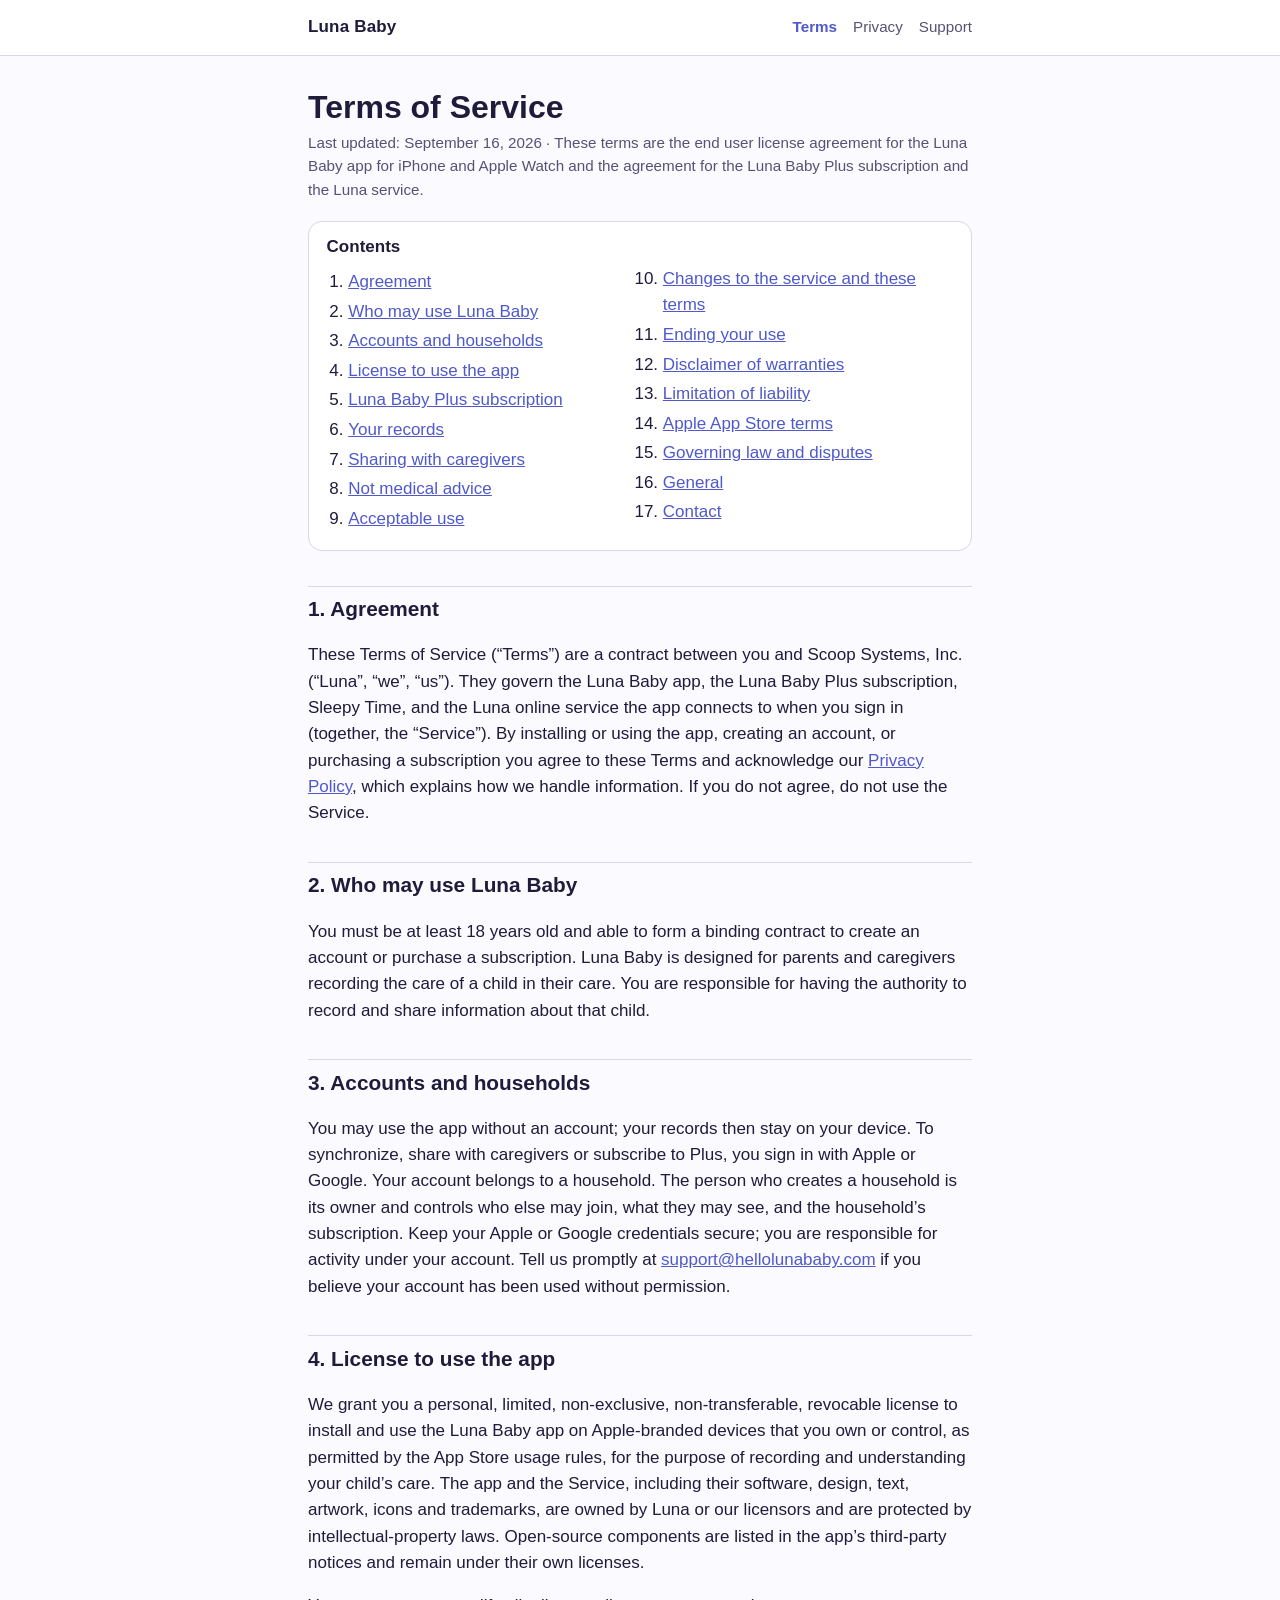
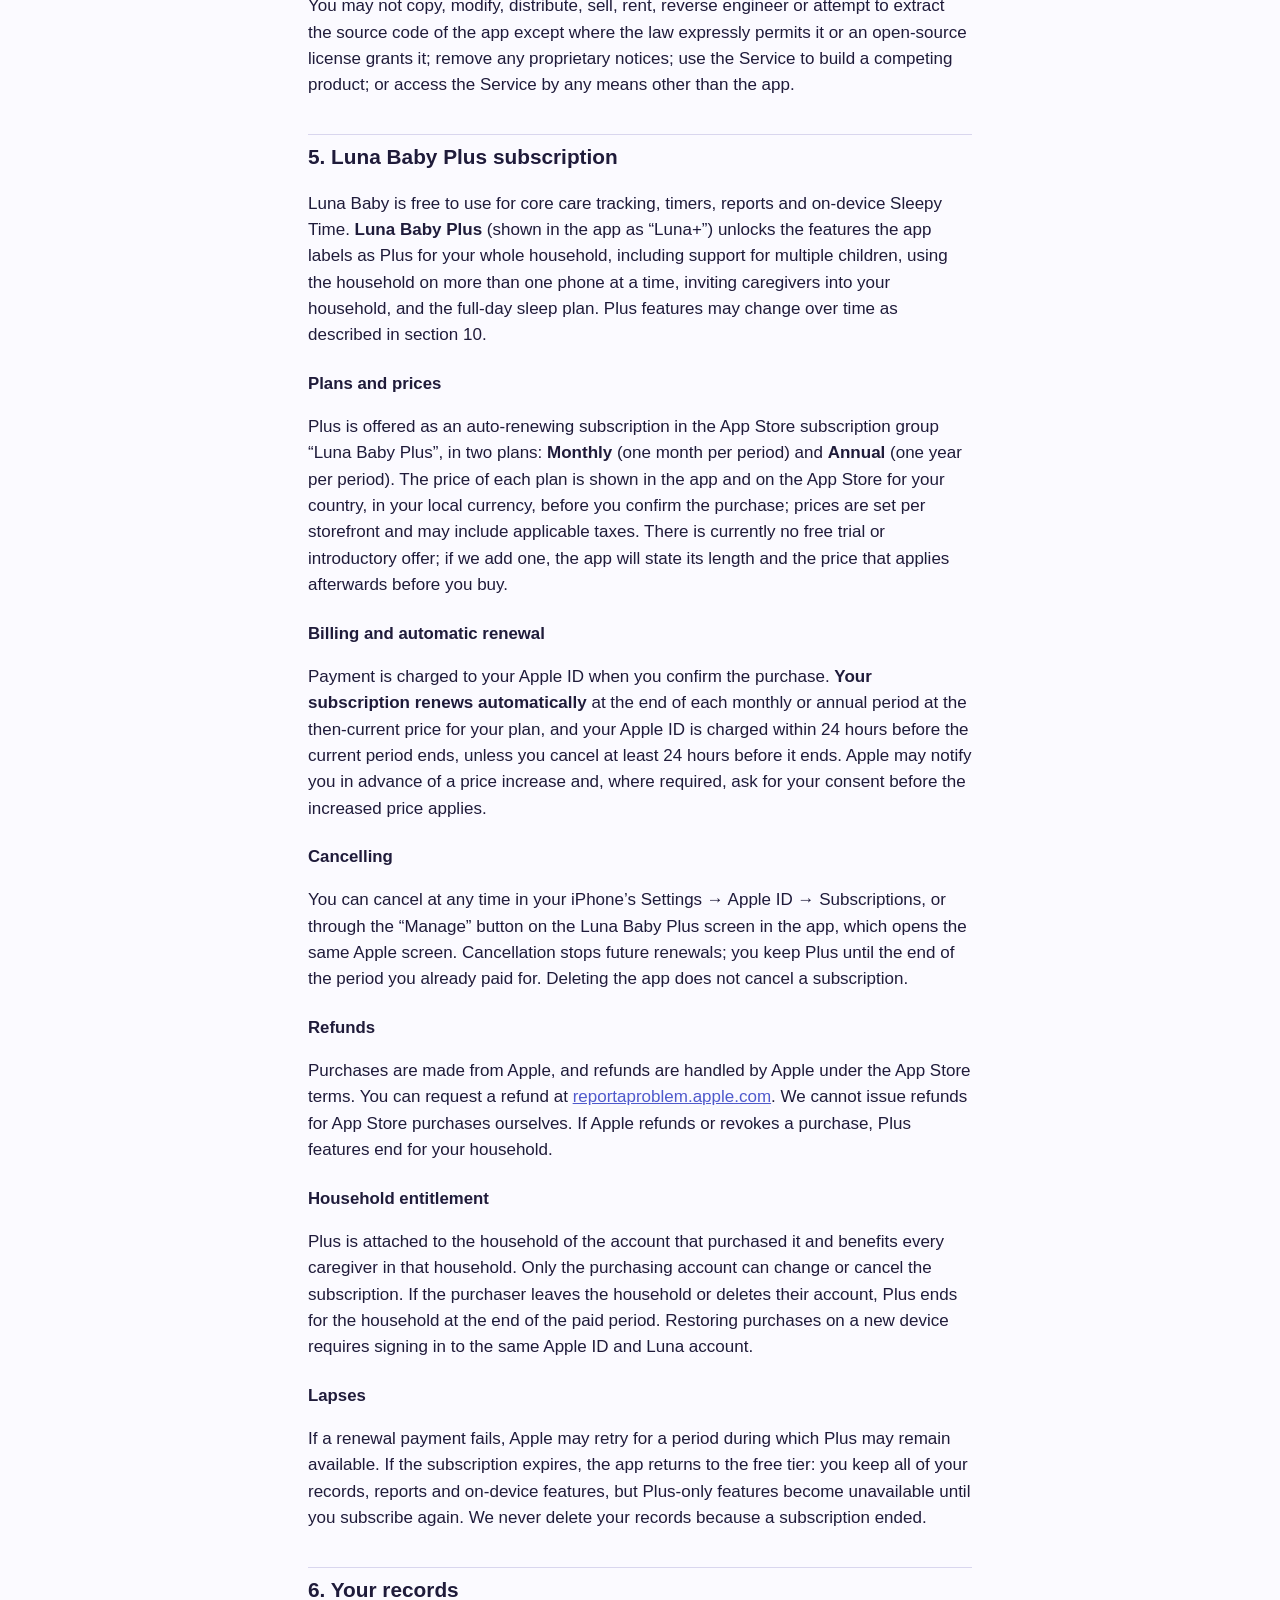
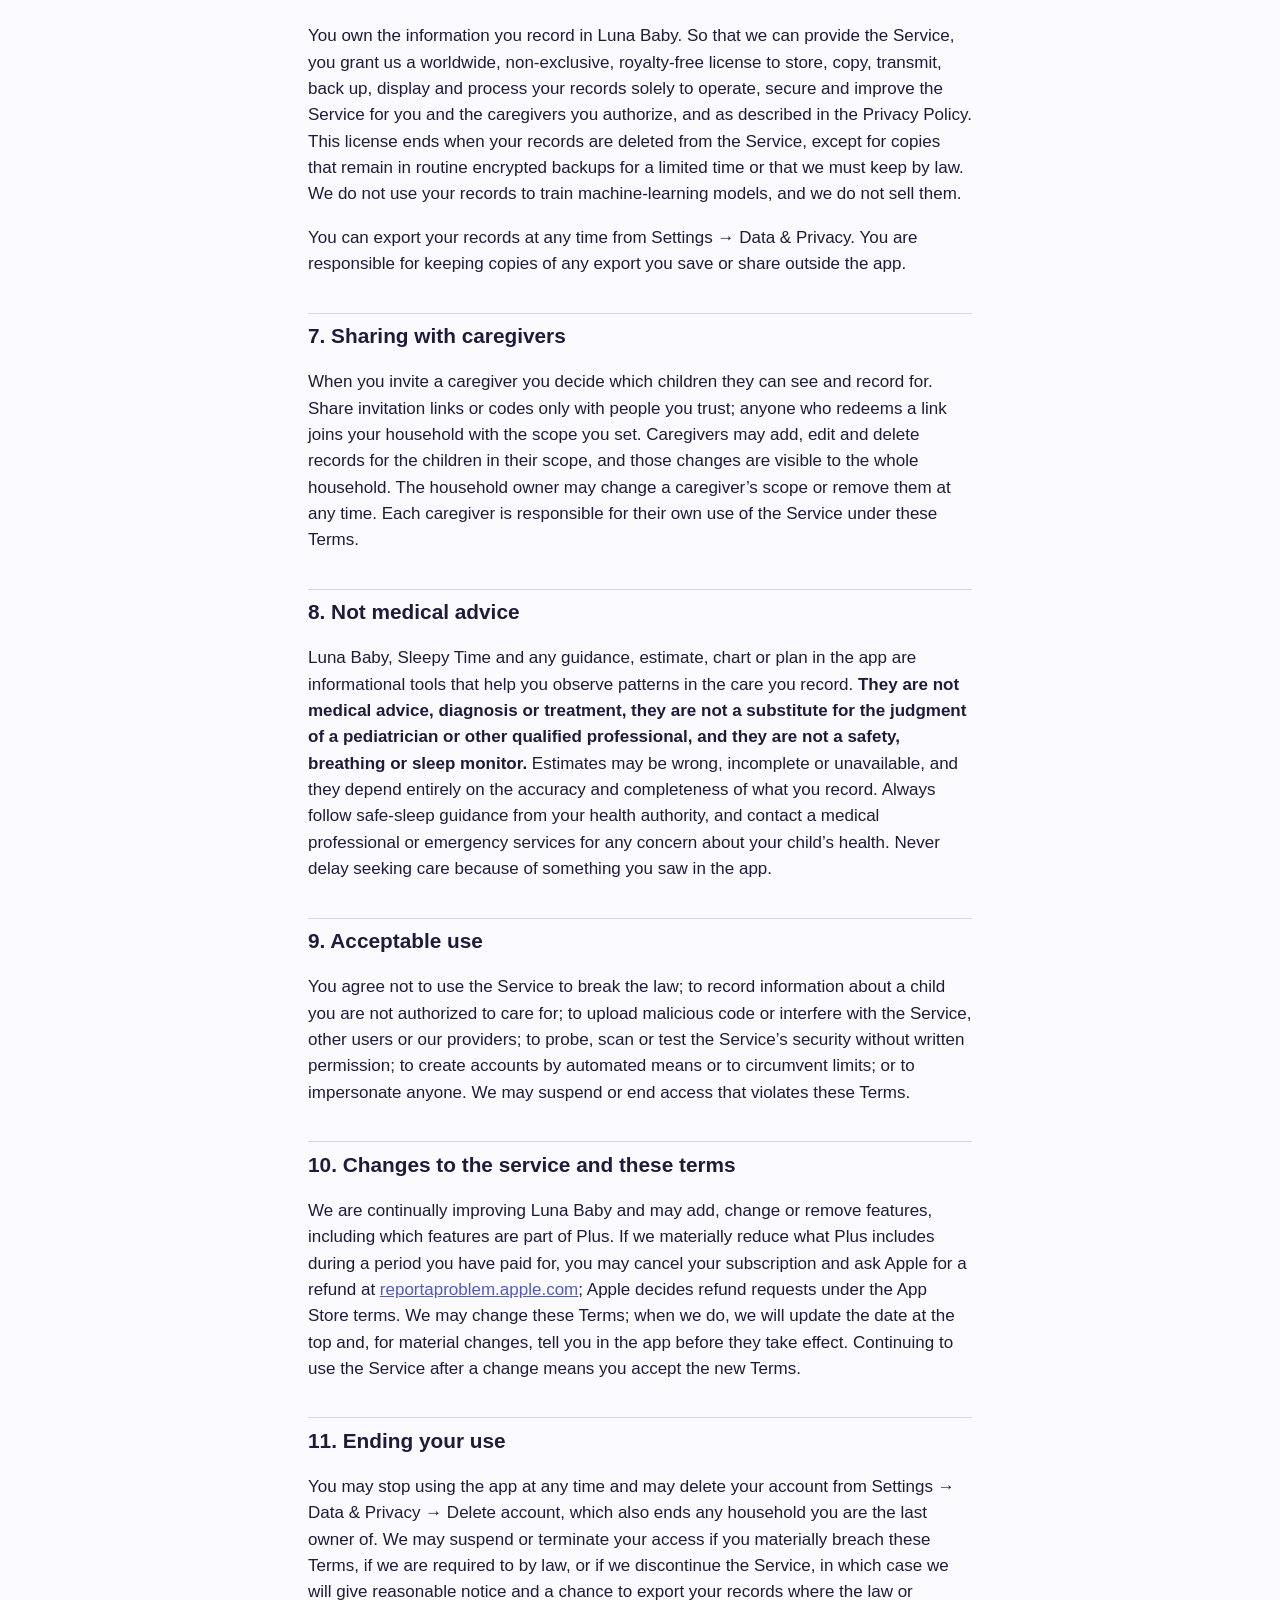
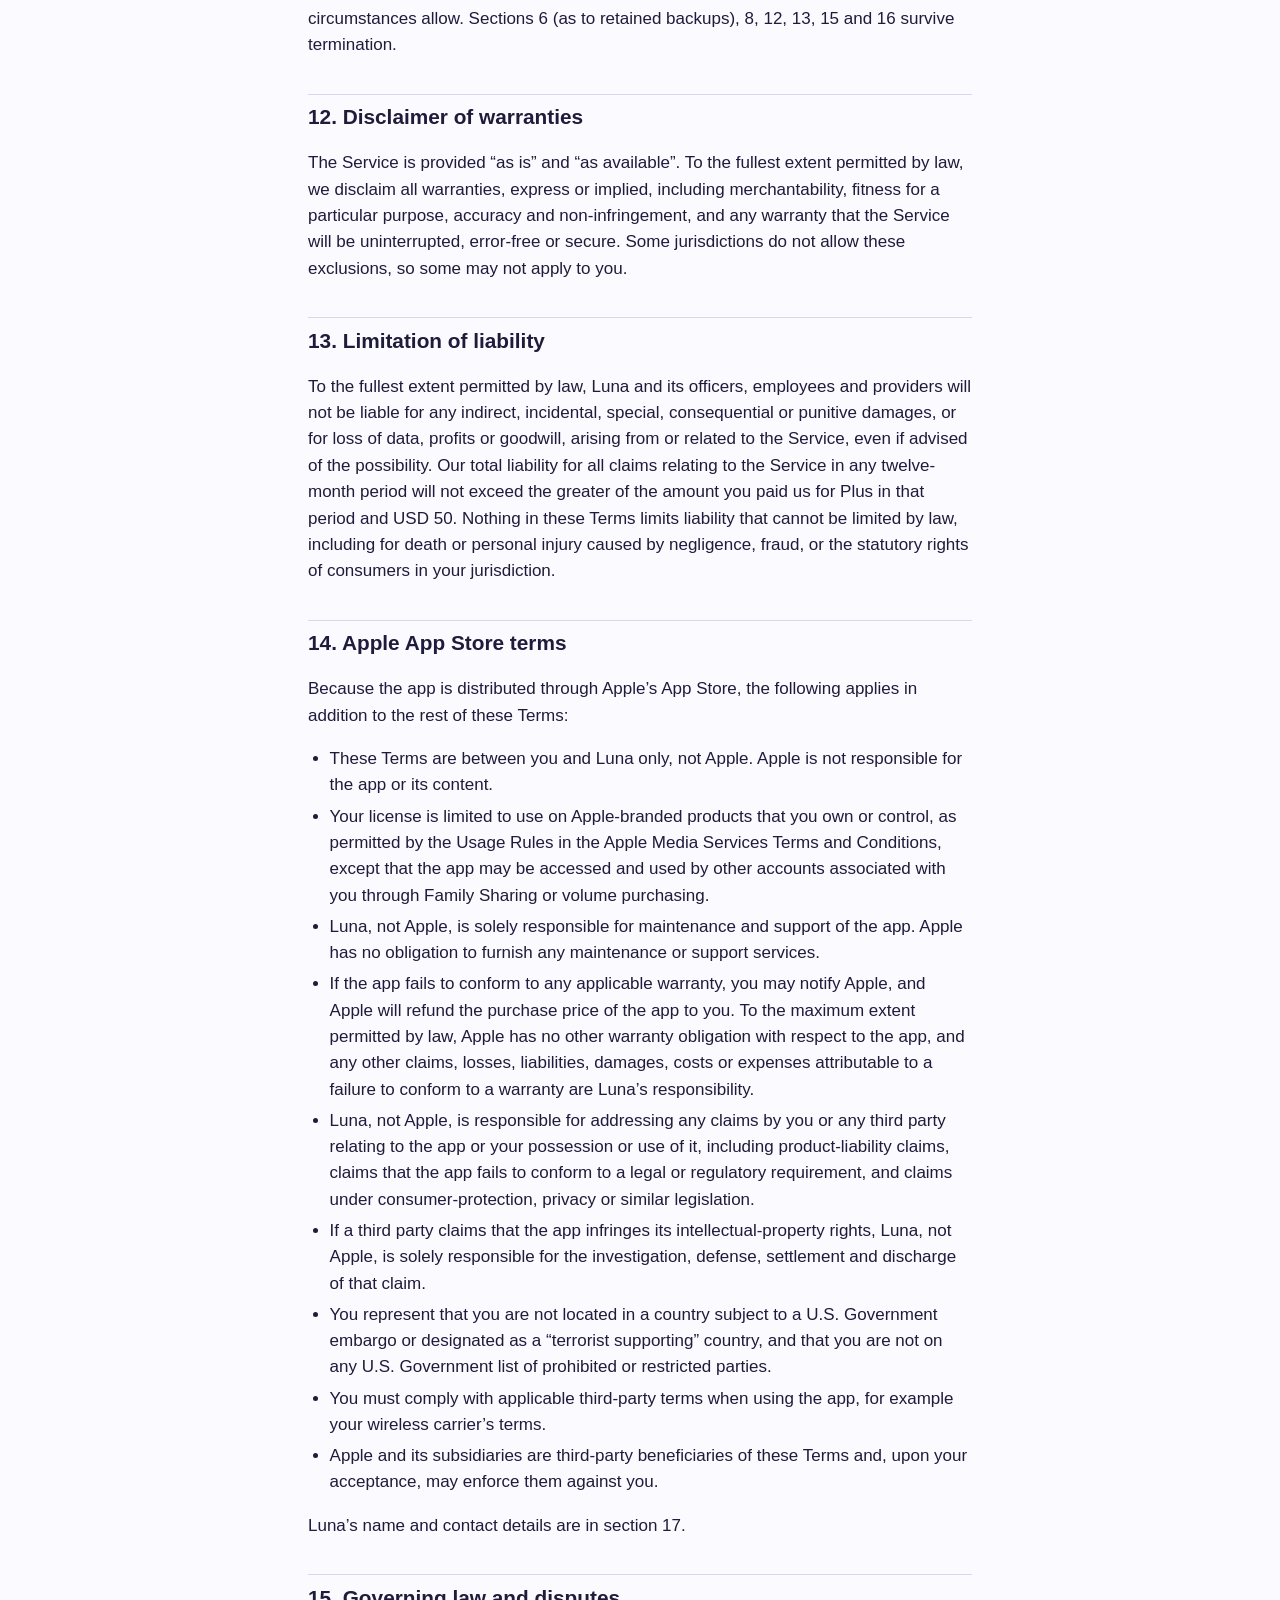
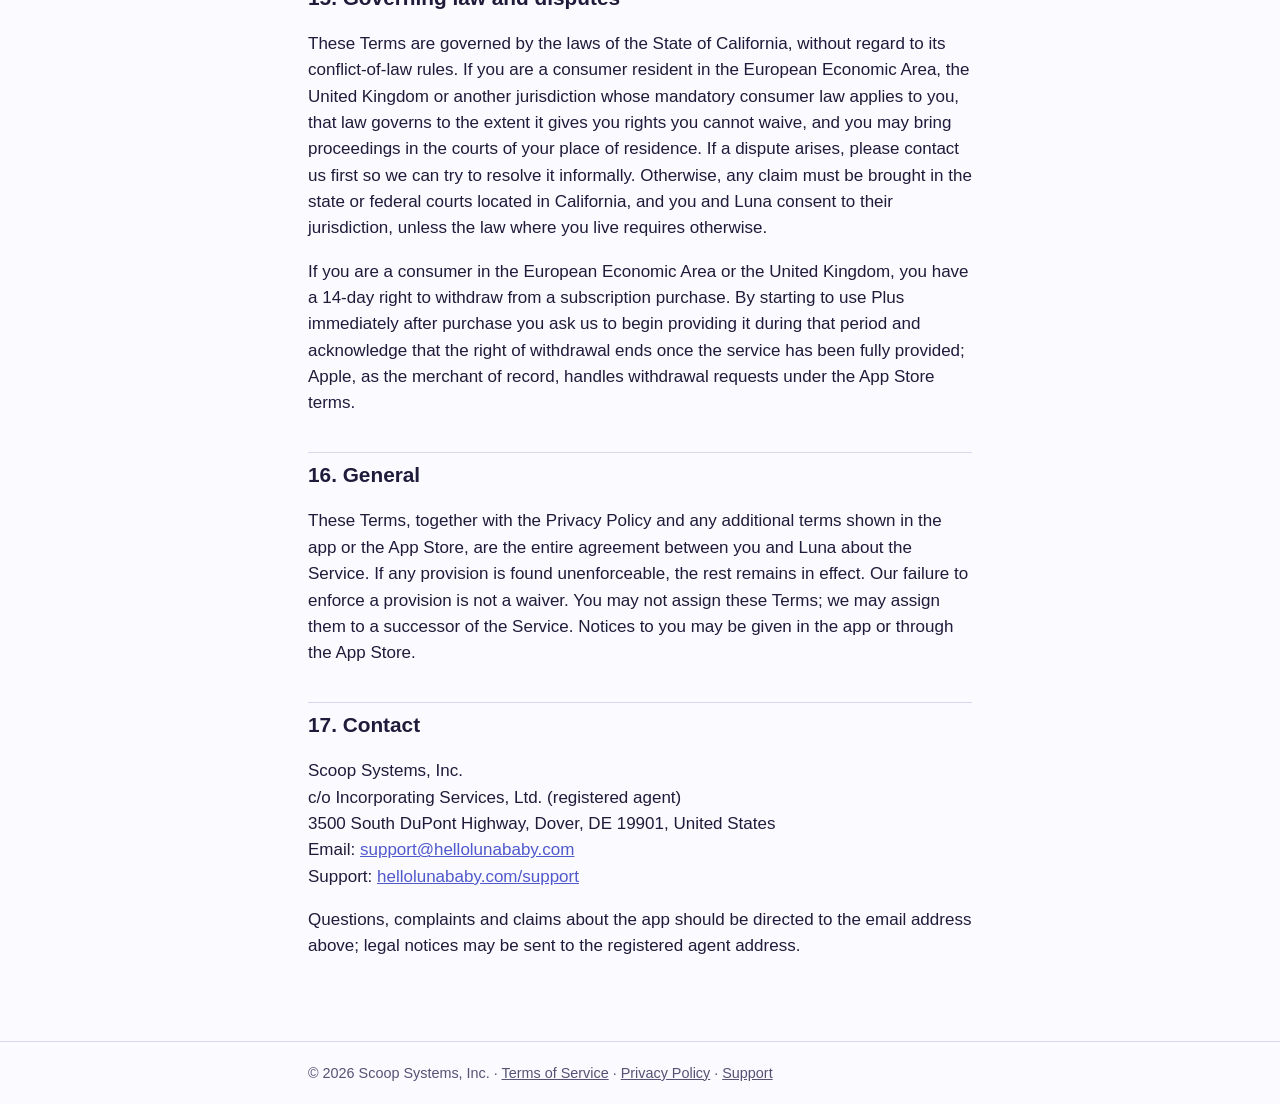
<file: terms.html>
<!DOCTYPE html>
<html lang="en">
<head>
<meta charset="utf-8">
<meta name="viewport" content="width=device-width, initial-scale=1">
<title>Terms of Service · Luna Baby</title>
<meta name="description" content="The terms that govern your use of the Luna Baby app and the Luna Baby Plus subscription.">
<link rel="canonical" href="https://hellolunababy.com/terms">
<link rel="stylesheet" href="styles.css">
<meta name="robots" content="index,follow">
</head>
<body>
<header class="site"><div class="inner">
<a class="brand" href="./">Luna Baby</a>
<nav><a href="terms" aria-current="page">Terms</a><a href="privacy">Privacy</a><a href="support">Support</a></nav>
</div></header>
<main>
<h1>Terms of Service</h1>
<p class="meta">Last updated: September 16, 2026 · These terms are the end user license agreement for the Luna Baby app for iPhone and Apple Watch and the agreement for the Luna Baby Plus subscription and the Luna service.</p>


<div class="toc"><strong>Contents</strong><ol>
<li><a href="#agreement">Agreement</a></li>
<li><a href="#eligibility">Who may use Luna Baby</a></li>
<li><a href="#account">Accounts and households</a></li>
<li><a href="#license">License to use the app</a></li>
<li><a href="#plus">Luna Baby Plus subscription</a></li>
<li><a href="#content">Your records</a></li>
<li><a href="#caregivers">Sharing with caregivers</a></li>
<li><a href="#medical">Not medical advice</a></li>
<li><a href="#conduct">Acceptable use</a></li>
<li><a href="#changes">Changes to the service and these terms</a></li>
<li><a href="#termination">Ending your use</a></li>
<li><a href="#warranty">Disclaimer of warranties</a></li>
<li><a href="#liability">Limitation of liability</a></li>
<li><a href="#apple">Apple App Store terms</a></li>
<li><a href="#law">Governing law and disputes</a></li>
<li><a href="#general">General</a></li>
<li><a href="#contact">Contact</a></li>
</ol></div>

<h2 id="agreement">1. Agreement</h2>
<p>These Terms of Service (“Terms”) are a contract between you and Scoop Systems, Inc. (“Luna”, “we”, “us”). They govern the Luna Baby app, the Luna Baby Plus subscription, Sleepy Time, and the Luna online service the app connects to when you sign in (together, the “Service”). By installing or using the app, creating an account, or purchasing a subscription you agree to these Terms and acknowledge our <a href="privacy">Privacy Policy</a>, which explains how we handle information. If you do not agree, do not use the Service.</p>

<h2 id="eligibility">2. Who may use Luna Baby</h2>
<p>You must be at least 18 years old and able to form a binding contract to create an account or purchase a subscription. Luna Baby is designed for parents and caregivers recording the care of a child in their care. You are responsible for having the authority to record and share information about that child.</p>

<h2 id="account">3. Accounts and households</h2>
<p>You may use the app without an account; your records then stay on your device. To synchronize, share with caregivers or subscribe to Plus, you sign in with Apple or Google. Your account belongs to a household. The person who creates a household is its owner and controls who else may join, what they may see, and the household’s subscription. Keep your Apple or Google credentials secure; you are responsible for activity under your account. Tell us promptly at <a href="mailto:support@hellolunababy.com">support@hellolunababy.com</a> if you believe your account has been used without permission.</p>

<h2 id="license">4. License to use the app</h2>
<p>We grant you a personal, limited, non-exclusive, non-transferable, revocable license to install and use the Luna Baby app on Apple-branded devices that you own or control, as permitted by the App Store usage rules, for the purpose of recording and understanding your child’s care. The app and the Service, including their software, design, text, artwork, icons and trademarks, are owned by Luna or our licensors and are protected by intellectual-property laws. Open-source components are listed in the app’s third-party notices and remain under their own licenses.</p>
<p>You may not copy, modify, distribute, sell, rent, reverse engineer or attempt to extract the source code of the app except where the law expressly permits it or an open-source license grants it; remove any proprietary notices; use the Service to build a competing product; or access the Service by any means other than the app.</p>

<h2 id="plus">5. Luna Baby Plus subscription</h2>
<p>Luna Baby is free to use for core care tracking, timers, reports and on-device Sleepy Time. <strong>Luna Baby Plus</strong> (shown in the app as “Luna+”) unlocks the features the app labels as Plus for your whole household, including support for multiple children, using the household on more than one phone at a time, inviting caregivers into your household, and the full-day sleep plan. Plus features may change over time as described in section 10.</p>
<h3>Plans and prices</h3>
<p>Plus is offered as an auto-renewing subscription in the App Store subscription group “Luna Baby Plus”, in two plans: <strong>Monthly</strong> (one month per period) and <strong>Annual</strong> (one year per period). The price of each plan is shown in the app and on the App Store for your country, in your local currency, before you confirm the purchase; prices are set per storefront and may include applicable taxes. There is currently no free trial or introductory offer; if we add one, the app will state its length and the price that applies afterwards before you buy.</p>
<h3>Billing and automatic renewal</h3>
<p>Payment is charged to your Apple ID when you confirm the purchase. <strong>Your subscription renews automatically</strong> at the end of each monthly or annual period at the then-current price for your plan, and your Apple ID is charged within 24 hours before the current period ends, unless you cancel at least 24 hours before it ends. Apple may notify you in advance of a price increase and, where required, ask for your consent before the increased price applies.</p>
<h3>Cancelling</h3>
<p>You can cancel at any time in your iPhone’s Settings → Apple ID → Subscriptions, or through the “Manage” button on the Luna Baby Plus screen in the app, which opens the same Apple screen. Cancellation stops future renewals; you keep Plus until the end of the period you already paid for. Deleting the app does not cancel a subscription.</p>
<h3>Refunds</h3>
<p>Purchases are made from Apple, and refunds are handled by Apple under the App Store terms. You can request a refund at <a href="https://reportaproblem.apple.com" rel="noopener">reportaproblem.apple.com</a>. We cannot issue refunds for App Store purchases ourselves. If Apple refunds or revokes a purchase, Plus features end for your household.</p>
<h3>Household entitlement</h3>
<p>Plus is attached to the household of the account that purchased it and benefits every caregiver in that household. Only the purchasing account can change or cancel the subscription. If the purchaser leaves the household or deletes their account, Plus ends for the household at the end of the paid period. Restoring purchases on a new device requires signing in to the same Apple ID and Luna account.</p>
<h3>Lapses</h3>
<p>If a renewal payment fails, Apple may retry for a period during which Plus may remain available. If the subscription expires, the app returns to the free tier: you keep all of your records, reports and on-device features, but Plus-only features become unavailable until you subscribe again. We never delete your records because a subscription ended.</p>

<h2 id="content">6. Your records</h2>
<p>You own the information you record in Luna Baby. So that we can provide the Service, you grant us a worldwide, non-exclusive, royalty-free license to store, copy, transmit, back up, display and process your records solely to operate, secure and improve the Service for you and the caregivers you authorize, and as described in the Privacy Policy. This license ends when your records are deleted from the Service, except for copies that remain in routine encrypted backups for a limited time or that we must keep by law. We do not use your records to train machine-learning models, and we do not sell them.</p>
<p>You can export your records at any time from Settings → Data &amp; Privacy. You are responsible for keeping copies of any export you save or share outside the app.</p>

<h2 id="caregivers">7. Sharing with caregivers</h2>
<p>When you invite a caregiver you decide which children they can see and record for. Share invitation links or codes only with people you trust; anyone who redeems a link joins your household with the scope you set. Caregivers may add, edit and delete records for the children in their scope, and those changes are visible to the whole household. The household owner may change a caregiver’s scope or remove them at any time. Each caregiver is responsible for their own use of the Service under these Terms.</p>

<h2 id="medical">8. Not medical advice</h2>
<p>Luna Baby, Sleepy Time and any guidance, estimate, chart or plan in the app are informational tools that help you observe patterns in the care you record. <strong>They are not medical advice, diagnosis or treatment, they are not a substitute for the judgment of a pediatrician or other qualified professional, and they are not a safety, breathing or sleep monitor.</strong> Estimates may be wrong, incomplete or unavailable, and they depend entirely on the accuracy and completeness of what you record. Always follow safe-sleep guidance from your health authority, and contact a medical professional or emergency services for any concern about your child’s health. Never delay seeking care because of something you saw in the app.</p>

<h2 id="conduct">9. Acceptable use</h2>
<p>You agree not to use the Service to break the law; to record information about a child you are not authorized to care for; to upload malicious code or interfere with the Service, other users or our providers; to probe, scan or test the Service’s security without written permission; to create accounts by automated means or to circumvent limits; or to impersonate anyone. We may suspend or end access that violates these Terms.</p>

<h2 id="changes">10. Changes to the service and these terms</h2>
<p>We are continually improving Luna Baby and may add, change or remove features, including which features are part of Plus. If we materially reduce what Plus includes during a period you have paid for, you may cancel your subscription and ask Apple for a refund at <a href="https://reportaproblem.apple.com" rel="noopener">reportaproblem.apple.com</a>; Apple decides refund requests under the App Store terms. We may change these Terms; when we do, we will update the date at the top and, for material changes, tell you in the app before they take effect. Continuing to use the Service after a change means you accept the new Terms.</p>

<h2 id="termination">11. Ending your use</h2>
<p>You may stop using the app at any time and may delete your account from Settings → Data &amp; Privacy → Delete account, which also ends any household you are the last owner of. We may suspend or terminate your access if you materially breach these Terms, if we are required to by law, or if we discontinue the Service, in which case we will give reasonable notice and a chance to export your records where the law or circumstances allow. Sections 6 (as to retained backups), 8, 12, 13, 15 and 16 survive termination.</p>

<h2 id="warranty">12. Disclaimer of warranties</h2>
<p>The Service is provided “as is” and “as available”. To the fullest extent permitted by law, we disclaim all warranties, express or implied, including merchantability, fitness for a particular purpose, accuracy and non-infringement, and any warranty that the Service will be uninterrupted, error-free or secure. Some jurisdictions do not allow these exclusions, so some may not apply to you.</p>

<h2 id="liability">13. Limitation of liability</h2>
<p>To the fullest extent permitted by law, Luna and its officers, employees and providers will not be liable for any indirect, incidental, special, consequential or punitive damages, or for loss of data, profits or goodwill, arising from or related to the Service, even if advised of the possibility. Our total liability for all claims relating to the Service in any twelve-month period will not exceed the greater of the amount you paid us for Plus in that period and USD 50. Nothing in these Terms limits liability that cannot be limited by law, including for death or personal injury caused by negligence, fraud, or the statutory rights of consumers in your jurisdiction.</p>

<h2 id="apple">14. Apple App Store terms</h2>
<p>Because the app is distributed through Apple’s App Store, the following applies in addition to the rest of these Terms:</p>
<ul>
<li>These Terms are between you and Luna only, not Apple. Apple is not responsible for the app or its content.</li>
<li>Your license is limited to use on Apple-branded products that you own or control, as permitted by the Usage Rules in the Apple Media Services Terms and Conditions, except that the app may be accessed and used by other accounts associated with you through Family Sharing or volume purchasing.</li>
<li>Luna, not Apple, is solely responsible for maintenance and support of the app. Apple has no obligation to furnish any maintenance or support services.</li>
<li>If the app fails to conform to any applicable warranty, you may notify Apple, and Apple will refund the purchase price of the app to you. To the maximum extent permitted by law, Apple has no other warranty obligation with respect to the app, and any other claims, losses, liabilities, damages, costs or expenses attributable to a failure to conform to a warranty are Luna’s responsibility.</li>
<li>Luna, not Apple, is responsible for addressing any claims by you or any third party relating to the app or your possession or use of it, including product-liability claims, claims that the app fails to conform to a legal or regulatory requirement, and claims under consumer-protection, privacy or similar legislation.</li>
<li>If a third party claims that the app infringes its intellectual-property rights, Luna, not Apple, is solely responsible for the investigation, defense, settlement and discharge of that claim.</li>
<li>You represent that you are not located in a country subject to a U.S. Government embargo or designated as a “terrorist supporting” country, and that you are not on any U.S. Government list of prohibited or restricted parties.</li>
<li>You must comply with applicable third-party terms when using the app, for example your wireless carrier’s terms.</li>
<li>Apple and its subsidiaries are third-party beneficiaries of these Terms and, upon your acceptance, may enforce them against you.</li>
</ul>
<p>Luna’s name and contact details are in section 17.</p>

<h2 id="law">15. Governing law and disputes</h2>
<p>These Terms are governed by the laws of the State of California, without regard to its conflict-of-law rules. If you are a consumer resident in the European Economic Area, the United Kingdom or another jurisdiction whose mandatory consumer law applies to you, that law governs to the extent it gives you rights you cannot waive, and you may bring proceedings in the courts of your place of residence. If a dispute arises, please contact us first so we can try to resolve it informally. Otherwise, any claim must be brought in the state or federal courts located in California, and you and Luna consent to their jurisdiction, unless the law where you live requires otherwise.</p>
<p>If you are a consumer in the European Economic Area or the United Kingdom, you have a 14-day right to withdraw from a subscription purchase. By starting to use Plus immediately after purchase you ask us to begin providing it during that period and acknowledge that the right of withdrawal ends once the service has been fully provided; Apple, as the merchant of record, handles withdrawal requests under the App Store terms.</p>

<h2 id="general">16. General</h2>
<p>These Terms, together with the Privacy Policy and any additional terms shown in the app or the App Store, are the entire agreement between you and Luna about the Service. If any provision is found unenforceable, the rest remains in effect. Our failure to enforce a provision is not a waiver. You may not assign these Terms; we may assign them to a successor of the Service. Notices to you may be given in the app or through the App Store.</p>

<h2 id="contact">17. Contact</h2>
<p>Scoop Systems, Inc.<br>c/o Incorporating Services, Ltd. (registered agent)<br>3500 South DuPont Highway, Dover, DE 19901, United States<br>Email: <a href="mailto:support@hellolunababy.com">support@hellolunababy.com</a><br>Support: <a href="support">hellolunababy.com/support</a></p>
<p>Questions, complaints and claims about the app should be directed to the email address above; legal notices may be sent to the registered agent address.</p>
</main>
<footer class="site"><div class="inner">© 2026 Scoop Systems, Inc. · <a href="terms">Terms of Service</a> · <a href="privacy">Privacy Policy</a> · <a href="support">Support</a></div></footer>
</body>
</html>
</file>
<file: styles.css>
:root{color-scheme:light dark;--ink:#1f1b3a;--ink2:#565273;--line:#d9d6ee;--canvas:#fbfaff;--surface:#ffffff;--accent:#4f59cc;--accent-soft:#ecebff;--max:44rem}
@media (prefers-color-scheme:dark){:root{--ink:#eeedf8;--ink2:#b3b0cc;--line:#3a375a;--canvas:#141327;--surface:#1d1b33;--accent:#c7c5ff;--accent-soft:#2a2850}}
*{box-sizing:border-box}html{-webkit-text-size-adjust:100%}
body{margin:0;background:var(--canvas);color:var(--ink);font:17px/1.55 -apple-system,BlinkMacSystemFont,"SF Pro Text","Segoe UI",Roboto,Helvetica,Arial,sans-serif}
header.site{border-bottom:1px solid var(--line);background:var(--surface)}
header.site .inner{max-width:var(--max);margin:0 auto;padding:.9rem 1.25rem;display:flex;align-items:center;justify-content:space-between;gap:1rem;flex-wrap:wrap}
header.site .brand{font-weight:700;text-decoration:none;color:var(--ink);letter-spacing:.01em}
header.site nav a{color:var(--ink2);text-decoration:none;margin-left:1rem;font-size:.95rem}
header.site nav a[aria-current=page]{color:var(--accent);font-weight:600}
main{max-width:var(--max);margin:0 auto;padding:1.5rem 1.25rem 4rem}
h1{font-size:2rem;line-height:1.2;margin:.5rem 0 .25rem}h2{font-size:1.3rem;margin:2.2rem 0 .6rem;padding-top:.4rem;border-top:1px solid var(--line)}h3{font-size:1.05rem;margin:1.4rem 0 .4rem}
p,li{color:var(--ink)}.meta{color:var(--ink2);font-size:.95rem;margin:0 0 1.25rem}
a{color:var(--accent)}ul,ol{padding-left:1.35rem}li{margin:.3rem 0}
.callout{background:var(--accent-soft);border:1px solid var(--line);border-radius:14px;padding:.9rem 1.1rem;margin:1.25rem 0}
.callout p{margin:.35rem 0}
table{width:100%;border-collapse:collapse;margin:1rem 0;font-size:.95rem}th,td{text-align:left;vertical-align:top;padding:.55rem .6rem;border-bottom:1px solid var(--line)}th{color:var(--ink2);font-weight:600}
dl{margin:1rem 0}dt{font-weight:600;margin-top:.8rem}dd{margin:.2rem 0 0 0;color:var(--ink)}
footer.site{border-top:1px solid var(--line);color:var(--ink2);font-size:.9rem}
footer.site .inner{max-width:var(--max);margin:0 auto;padding:1.25rem}
footer.site a{color:var(--ink2)}
.toc{background:var(--surface);border:1px solid var(--line);border-radius:14px;padding:.75rem 1.1rem;margin:1.25rem 0}
.toc ol{margin:.35rem 0;columns:2;column-gap:1.5rem}.toc li{break-inside:avoid;margin:.2rem 0}
@media (max-width:540px){.toc ol{columns:1}h1{font-size:1.65rem}body{font-size:16px}}
</file>
